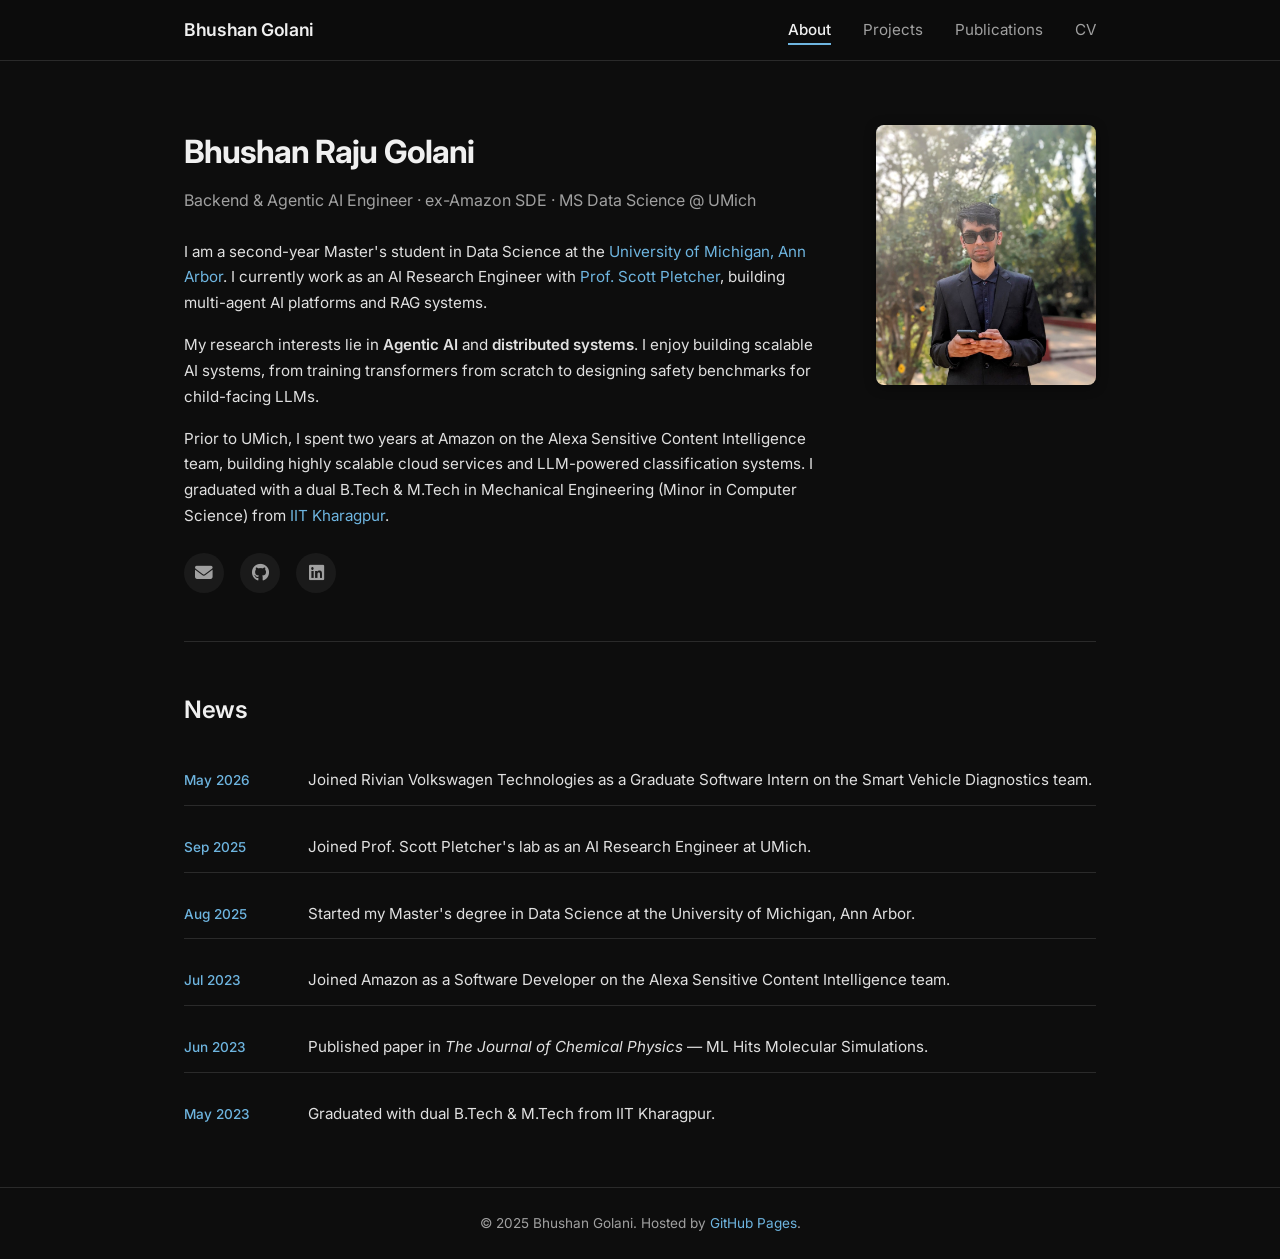
<file: index.html>
<!DOCTYPE html>
<html lang="en">
<head>
  <meta charset="UTF-8">
  <meta name="viewport" content="width=device-width, initial-scale=1.0">
  <title>👋 Bhushan Golani</title>
  <link rel="preconnect" href="https://fonts.googleapis.com">
  <link rel="preconnect" href="https://fonts.gstatic.com" crossorigin>
  <link href="https://fonts.googleapis.com/css2?family=Inter:wght@300;400;500;600;700&display=swap" rel="stylesheet">
  <link rel="stylesheet" href="https://cdnjs.cloudflare.com/ajax/libs/font-awesome/6.5.1/css/all.min.css">
  <link rel="icon" href="/assets/favicon.svg?v=1" type="image/svg+xml">
  <link rel="stylesheet" href="style.css?v=2">
</head>
<body>
  <nav class="navbar">
    <div class="nav-container">
      <a href="index.html" class="nav-brand">Bhushan Golani</a>
      <button class="nav-toggle" aria-label="Toggle navigation">
        <span></span><span></span><span></span>
      </button>
      <ul class="nav-links">
        <li><a href="index.html" class="active">About</a></li>
        <li><a href="projects.html">Projects</a></li>
        <li><a href="publications.html">Publications</a></li>
        <li><a href="cv.html">CV</a></li>
      </ul>
    </div>
  </nav>

  <main class="container">
    <section class="hero">
      <div class="hero-content">
        <div class="hero-text">
          <h1>Bhushan Raju Golani</h1>
          <p class="tagline">Backend &amp; Agentic AI Engineer &middot; ex-Amazon SDE &middot; MS Data Science @ UMich</p>
          <div class="hero-about">
            <p>
              I am a second-year Master's student in Data Science at the
              <a href="https://umich.edu/" target="_blank">University of Michigan, Ann Arbor</a>.
              I currently work as an AI Research Engineer with
              <a href="https://medschool.umich.edu/profile/4365/scott-pletcher" target="_blank" rel="noopener">Prof. Scott Pletcher</a>,
              building multi-agent AI platforms and RAG systems.
            </p>
            <p>
              My research interests lie in <strong>Agentic AI</strong> and
              <strong>distributed systems</strong>. I enjoy building scalable AI systems,
              from training transformers from scratch to designing safety benchmarks for
              child-facing LLMs.
            </p>
            <p>
              Prior to UMich, I spent two years at Amazon
              on the Alexa Sensitive Content Intelligence team, building highly scalable
              cloud services and LLM-powered classification systems. I graduated with a
              dual B.Tech &amp; M.Tech in Mechanical Engineering (Minor in Computer Science)
              from <a href="https://www.iitkgp.ac.in/" target="_blank">IIT Kharagpur</a>.
            </p>
          </div>
          <div class="social-links">
            <a href="mailto:brgolani@umich.edu" title="Email"><i class="fas fa-envelope"></i></a>
            <a href="https://github.com/bhushangolani" target="_blank" title="GitHub"><i class="fab fa-github"></i></a>
            <a href="https://www.linkedin.com/in/bhushan-golani-4a5a51187/" target="_blank" title="LinkedIn"><i class="fab fa-linkedin"></i></a>
          </div>
        </div>
        <div class="hero-image">
          <img src="assets/profile.png" alt="Bhushan Golani" class="profile-img">
        </div>
      </div>
    </section>

    <section class="news-section">
      <h2>News</h2>
      <div class="news-list">
        <div class="news-item">
          <span class="news-date">May 2026</span>
          <span class="news-text">Joined Rivian Volkswagen Technologies as a Graduate Software Intern on the Smart Vehicle Diagnostics team.</span>
        </div>
        <div class="news-item">
          <span class="news-date">Sep 2025</span>
          <span class="news-text">Joined Prof. Scott Pletcher's lab as an AI Research Engineer at UMich.</span>
        </div>
        <div class="news-item">
          <span class="news-date">Aug 2025</span>
          <span class="news-text">Started my Master's degree in Data Science at the University of Michigan, Ann Arbor.</span>
        </div>
        <div class="news-item">
          <span class="news-date">Jul 2023</span>
          <span class="news-text">Joined Amazon as a Software Developer on the Alexa Sensitive Content Intelligence team.</span>
        </div>
        <div class="news-item">
          <span class="news-date">Jun 2023</span>
          <span class="news-text">Published paper in <em>The Journal of Chemical Physics</em> &mdash; ML Hits Molecular Simulations.</span>
        </div>
        <div class="news-item">
          <span class="news-date">May 2023</span>
          <span class="news-text">Graduated with dual B.Tech &amp; M.Tech from IIT Kharagpur.</span>
        </div>
      </div>
    </section>
  </main>

  <footer>
    <div class="container">
      <p>&copy; 2025 Bhushan Golani. Hosted by <a href="https://pages.github.com/" target="_blank">GitHub Pages</a>.</p>
    </div>
  </footer>

  <script>
    document.querySelector('.nav-toggle').addEventListener('click', function() {
      document.querySelector('.nav-links').classList.toggle('active');
      this.classList.toggle('active');
    });
  </script>
</body>
</html>
</file>
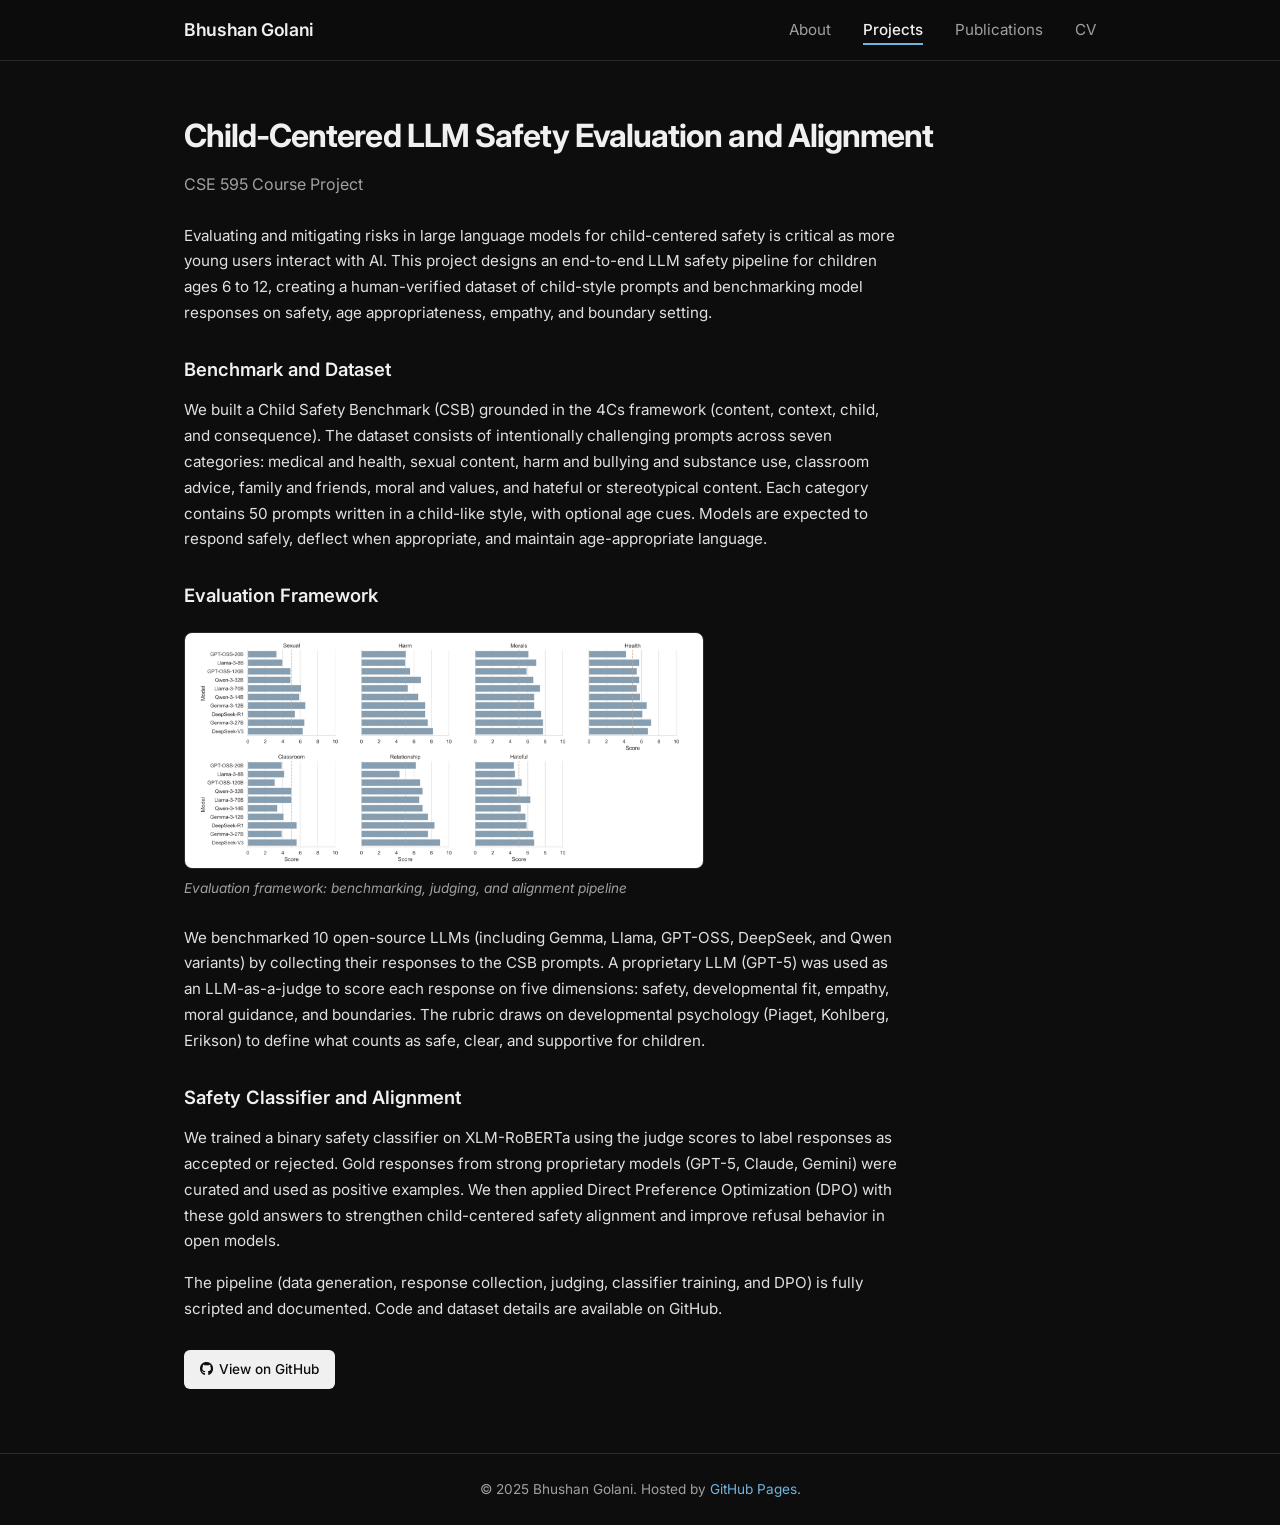
<file: projects/1_project/index.html>
<!DOCTYPE html>
<html lang="en">
<head>
  <meta charset="UTF-8">
  <meta name="viewport" content="width=device-width, initial-scale=1.0">
  <title>Child-Centered LLM Safety | 👋 Bhushan Golani</title>
  <link rel="preconnect" href="https://fonts.googleapis.com">
  <link rel="preconnect" href="https://fonts.gstatic.com" crossorigin>
  <link href="https://fonts.googleapis.com/css2?family=Inter:wght@300;400;500;600;700&display=swap" rel="stylesheet">
  <link rel="stylesheet" href="https://cdnjs.cloudflare.com/ajax/libs/font-awesome/6.5.1/css/all.min.css">
  <link rel="icon" href="/assets/favicon.svg?v=1" type="image/svg+xml">
  <link rel="stylesheet" href="../../style.css?v=2">
</head>
<body>
  <nav class="navbar">
    <div class="nav-container">
      <a href="../../index.html" class="nav-brand">Bhushan Golani</a>
      <button class="nav-toggle" aria-label="Toggle navigation">
        <span></span><span></span><span></span>
      </button>
      <ul class="nav-links">
        <li><a href="../../index.html">About</a></li>
        <li><a href="../../projects.html" class="active">Projects</a></li>
        <li><a href="../../publications.html">Publications</a></li>
        <li><a href="../../cv.html">CV</a></li>
      </ul>
    </div>
  </nav>

  <main class="container">
    <div class="page-header">
      <h1>Child-Centered LLM Safety Evaluation and Alignment</h1>
      <p>CSE 595 Course Project</p>
    </div>

    <div class="project-page-content">
      <p>
        Evaluating and mitigating risks in large language models for child-centered safety is critical as more young users interact with AI. This project designs an end-to-end LLM safety pipeline for children ages 6 to 12, creating a human-verified dataset of child-style prompts and benchmarking model responses on safety, age appropriateness, empathy, and boundary setting.
      </p>

      <h2>Benchmark and Dataset</h2>
      <p>
        We built a Child Safety Benchmark (CSB) grounded in the 4Cs framework (content, context, child, and consequence). The dataset consists of intentionally challenging prompts across seven categories: medical and health, sexual content, harm and bullying and substance use, classroom advice, family and friends, moral and values, and hateful or stereotypical content. Each category contains 50 prompts written in a child-like style, with optional age cues. Models are expected to respond safely, deflect when appropriate, and maintain age-appropriate language.
      </p>

      <h2>Evaluation Framework</h2>
      <figure class="project-figure">
        <img src="/assets/projects/child-llm-safety.png" alt="Evaluation framework: benchmarking and LLM-as-judge">
        <figcaption>Evaluation framework: benchmarking, judging, and alignment pipeline</figcaption>
      </figure>
      <p>
        We benchmarked 10 open-source LLMs (including Gemma, Llama, GPT-OSS, DeepSeek, and Qwen variants) by collecting their responses to the CSB prompts. A proprietary LLM (GPT-5) was used as an LLM-as-a-judge to score each response on five dimensions: safety, developmental fit, empathy, moral guidance, and boundaries. The rubric draws on developmental psychology (Piaget, Kohlberg, Erikson) to define what counts as safe, clear, and supportive for children.
      </p>

      <h2>Safety Classifier and Alignment</h2>
      <p>
        We trained a binary safety classifier on XLM-RoBERTa using the judge scores to label responses as accepted or rejected. Gold responses from strong proprietary models (GPT-5, Claude, Gemini) were curated and used as positive examples. We then applied Direct Preference Optimization (DPO) with these gold answers to strengthen child-centered safety alignment and improve refusal behavior in open models.
      </p>

      <p>
        The pipeline (data generation, response collection, judging, classifier training, and DPO) is fully scripted and documented. Code and dataset details are available on GitHub.
      </p>

      <div class="project-links">
        <a href="https://github.com/bhushangolani/child-llm-safety" class="btn-github" target="_blank">
          <i class="fab fa-github"></i> View on GitHub
        </a>
      </div>
    </div>
  </main>

  <footer>
    <div class="container">
      <p>&copy; 2025 Bhushan Golani. Hosted by <a href="https://pages.github.com/" target="_blank">GitHub Pages</a>.</p>
    </div>
  </footer>

  <script>
    document.querySelector('.nav-toggle').addEventListener('click', function() {
      document.querySelector('.nav-links').classList.toggle('active');
      this.classList.toggle('active');
    });
  </script>
</body>
</html>
</file>
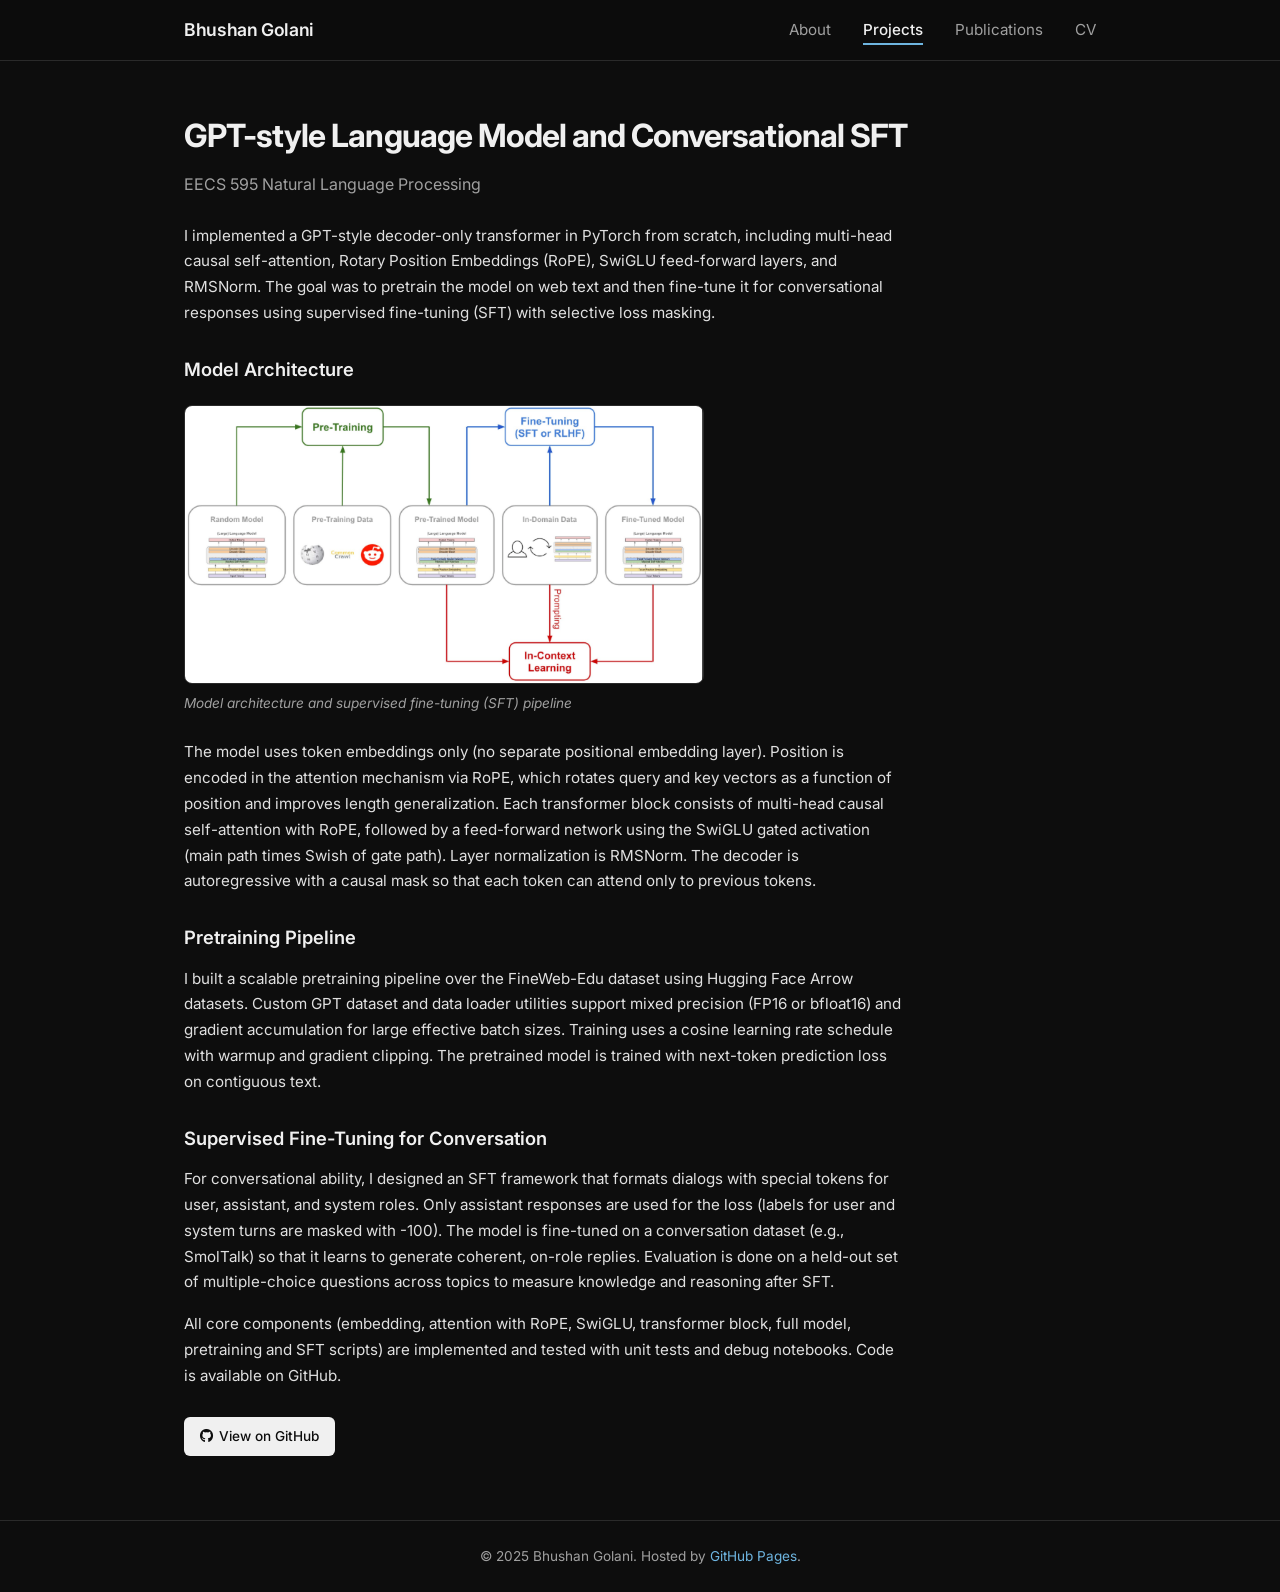
<file: projects/2_project/index.html>
<!DOCTYPE html>
<html lang="en">
<head>
  <meta charset="UTF-8">
  <meta name="viewport" content="width=device-width, initial-scale=1.0">
  <title>GPT-style Language Model and Conversational SFT | 👋 Bhushan Golani</title>
  <link rel="preconnect" href="https://fonts.googleapis.com">
  <link rel="preconnect" href="https://fonts.gstatic.com" crossorigin>
  <link href="https://fonts.googleapis.com/css2?family=Inter:wght@300;400;500;600;700&display=swap" rel="stylesheet">
  <link rel="stylesheet" href="https://cdnjs.cloudflare.com/ajax/libs/font-awesome/6.5.1/css/all.min.css">
  <link rel="icon" href="/assets/favicon.svg?v=1" type="image/svg+xml">
  <link rel="stylesheet" href="../../style.css?v=2">
</head>
<body>
  <nav class="navbar">
    <div class="nav-container">
      <a href="../../index.html" class="nav-brand">Bhushan Golani</a>
      <button class="nav-toggle" aria-label="Toggle navigation">
        <span></span><span></span><span></span>
      </button>
      <ul class="nav-links">
        <li><a href="../../index.html">About</a></li>
        <li><a href="../../projects.html" class="active">Projects</a></li>
        <li><a href="../../publications.html">Publications</a></li>
        <li><a href="../../cv.html">CV</a></li>
      </ul>
    </div>
  </nav>

  <main class="container">
    <div class="page-header">
      <h1>GPT-style Language Model and Conversational SFT</h1>
      <p>EECS 595 Natural Language Processing</p>
    </div>

    <div class="project-page-content">
      <p>
        I implemented a GPT-style decoder-only transformer in PyTorch from scratch, including multi-head causal self-attention, Rotary Position Embeddings (RoPE), SwiGLU feed-forward layers, and RMSNorm. The goal was to pretrain the model on web text and then fine-tune it for conversational responses using supervised fine-tuning (SFT) with selective loss masking.
      </p>

      <h2>Model Architecture</h2>
      <figure class="project-figure">
        <img src="/assets/projects/gpt-sft.png" alt="GPT model architecture and SFT pipeline">
        <figcaption>Model architecture and supervised fine-tuning (SFT) pipeline</figcaption>
      </figure>
      <p>
        The model uses token embeddings only (no separate positional embedding layer). Position is encoded in the attention mechanism via RoPE, which rotates query and key vectors as a function of position and improves length generalization. Each transformer block consists of multi-head causal self-attention with RoPE, followed by a feed-forward network using the SwiGLU gated activation (main path times Swish of gate path). Layer normalization is RMSNorm. The decoder is autoregressive with a causal mask so that each token can attend only to previous tokens.
      </p>

      <h2>Pretraining Pipeline</h2>
      <p>
        I built a scalable pretraining pipeline over the FineWeb-Edu dataset using Hugging Face Arrow datasets. Custom GPT dataset and data loader utilities support mixed precision (FP16 or bfloat16) and gradient accumulation for large effective batch sizes. Training uses a cosine learning rate schedule with warmup and gradient clipping. The pretrained model is trained with next-token prediction loss on contiguous text.
      </p>

      <h2>Supervised Fine-Tuning for Conversation</h2>
      <p>
        For conversational ability, I designed an SFT framework that formats dialogs with special tokens for user, assistant, and system roles. Only assistant responses are used for the loss (labels for user and system turns are masked with -100). The model is fine-tuned on a conversation dataset (e.g., SmolTalk) so that it learns to generate coherent, on-role replies. Evaluation is done on a held-out set of multiple-choice questions across topics to measure knowledge and reasoning after SFT.
      </p>

      <p>
        All core components (embedding, attention with RoPE, SwiGLU, transformer block, full model, pretraining and SFT scripts) are implemented and tested with unit tests and debug notebooks. Code is available on GitHub.
      </p>

      <div class="project-links">
        <a href="https://github.com/bhushangolani/gpt-from-scratch" class="btn-github" target="_blank">
          <i class="fab fa-github"></i> View on GitHub
        </a>
      </div>
    </div>
  </main>

  <footer>
    <div class="container">
      <p>&copy; 2025 Bhushan Golani. Hosted by <a href="https://pages.github.com/" target="_blank">GitHub Pages</a>.</p>
    </div>
  </footer>

  <script>
    document.querySelector('.nav-toggle').addEventListener('click', function() {
      document.querySelector('.nav-links').classList.toggle('active');
      this.classList.toggle('active');
    });
  </script>
</body>
</html>
</file>
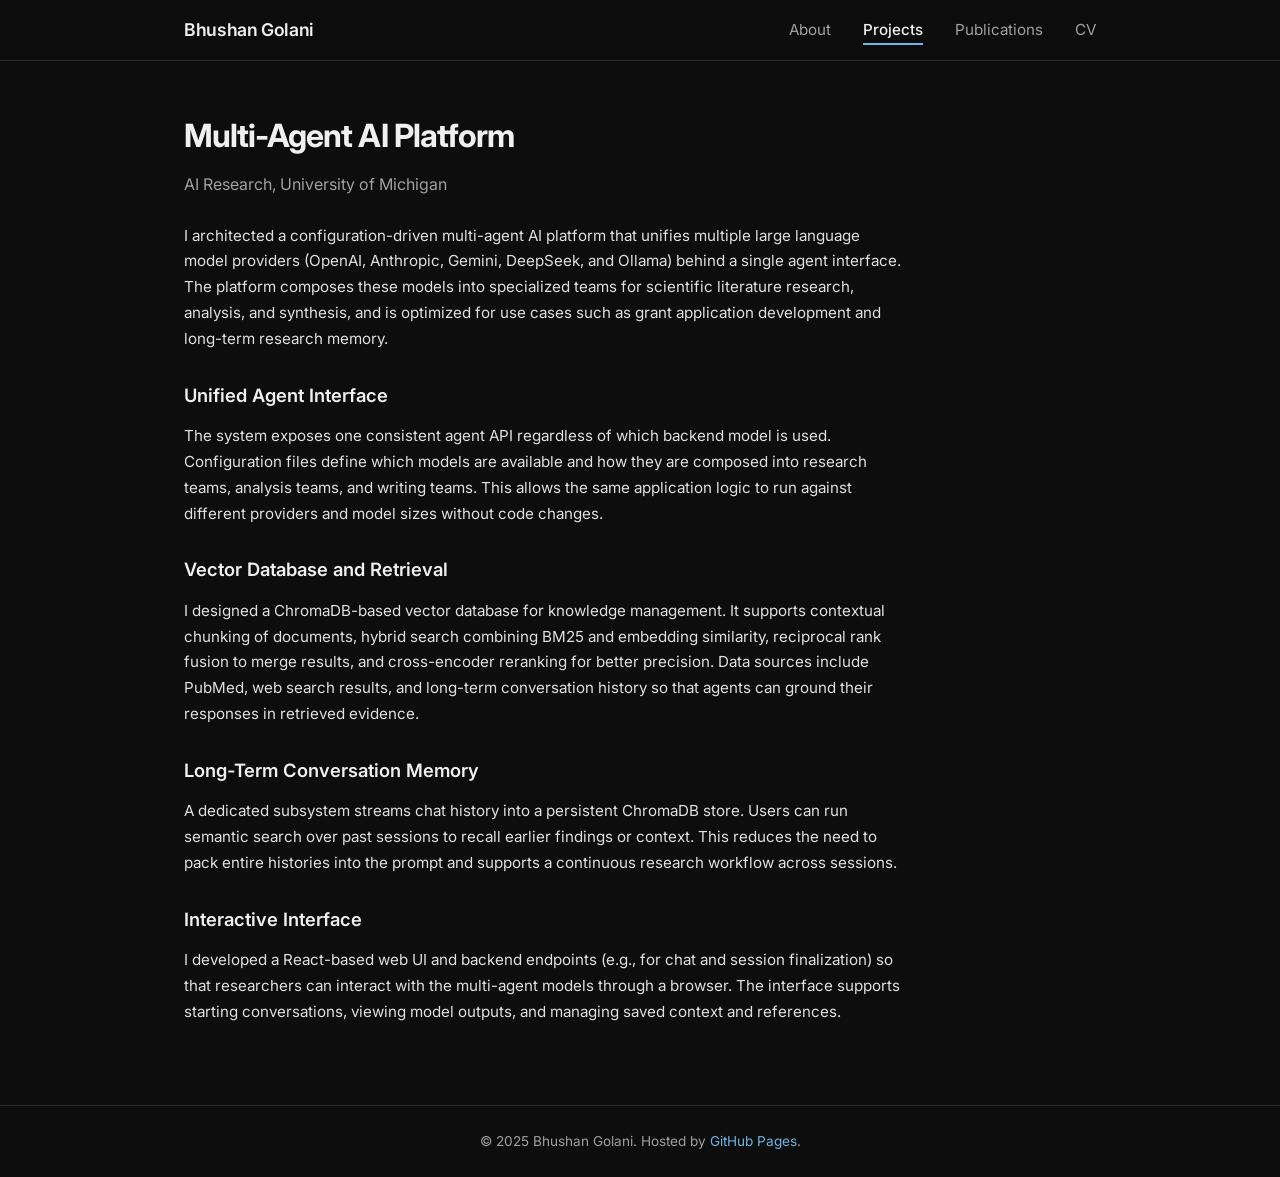
<file: projects/3_project/index.html>
<!DOCTYPE html>
<html lang="en">
<head>
  <meta charset="UTF-8">
  <meta name="viewport" content="width=device-width, initial-scale=1.0">
  <title>Multi-Agent AI Platform | 👋 Bhushan Golani</title>
  <link rel="preconnect" href="https://fonts.googleapis.com">
  <link rel="preconnect" href="https://fonts.gstatic.com" crossorigin>
  <link href="https://fonts.googleapis.com/css2?family=Inter:wght@300;400;500;600;700&display=swap" rel="stylesheet">
  <link rel="stylesheet" href="https://cdnjs.cloudflare.com/ajax/libs/font-awesome/6.5.1/css/all.min.css">
  <link rel="icon" href="/assets/favicon.svg?v=1" type="image/svg+xml">
  <link rel="stylesheet" href="../../style.css?v=2">
</head>
<body>
  <nav class="navbar">
    <div class="nav-container">
      <a href="../../index.html" class="nav-brand">Bhushan Golani</a>
      <button class="nav-toggle" aria-label="Toggle navigation">
        <span></span><span></span><span></span>
      </button>
      <ul class="nav-links">
        <li><a href="../../index.html">About</a></li>
        <li><a href="../../projects.html" class="active">Projects</a></li>
        <li><a href="../../publications.html">Publications</a></li>
        <li><a href="../../cv.html">CV</a></li>
      </ul>
    </div>
  </nav>

  <main class="container">
    <div class="page-header">
      <h1>Multi-Agent AI Platform</h1>
      <p>AI Research, University of Michigan</p>
    </div>

    <div class="project-page-content">
      <p>
        I architected a configuration-driven multi-agent AI platform that unifies multiple large language model providers (OpenAI, Anthropic, Gemini, DeepSeek, and Ollama) behind a single agent interface. The platform composes these models into specialized teams for scientific literature research, analysis, and synthesis, and is optimized for use cases such as grant application development and long-term research memory.
      </p>

      <h2>Unified Agent Interface</h2>
      <p>
        The system exposes one consistent agent API regardless of which backend model is used. Configuration files define which models are available and how they are composed into research teams, analysis teams, and writing teams. This allows the same application logic to run against different providers and model sizes without code changes.
      </p>

      <h2>Vector Database and Retrieval</h2>
      <p>
        I designed a ChromaDB-based vector database for knowledge management. It supports contextual chunking of documents, hybrid search combining BM25 and embedding similarity, reciprocal rank fusion to merge results, and cross-encoder reranking for better precision. Data sources include PubMed, web search results, and long-term conversation history so that agents can ground their responses in retrieved evidence.
      </p>

      <h2>Long-Term Conversation Memory</h2>
      <p>
        A dedicated subsystem streams chat history into a persistent ChromaDB store. Users can run semantic search over past sessions to recall earlier findings or context. This reduces the need to pack entire histories into the prompt and supports a continuous research workflow across sessions.
      </p>

      <h2>Interactive Interface</h2>
      <p>
        I developed a React-based web UI and backend endpoints (e.g., for chat and session finalization) so that researchers can interact with the multi-agent models through a browser. The interface supports starting conversations, viewing model outputs, and managing saved context and references.
      </p>
    </div>
  </main>

  <footer>
    <div class="container">
      <p>&copy; 2025 Bhushan Golani. Hosted by <a href="https://pages.github.com/" target="_blank">GitHub Pages</a>.</p>
    </div>
  </footer>

  <script>
    document.querySelector('.nav-toggle').addEventListener('click', function() {
      document.querySelector('.nav-links').classList.toggle('active');
      this.classList.toggle('active');
    });
  </script>
</body>
</html>
</file>
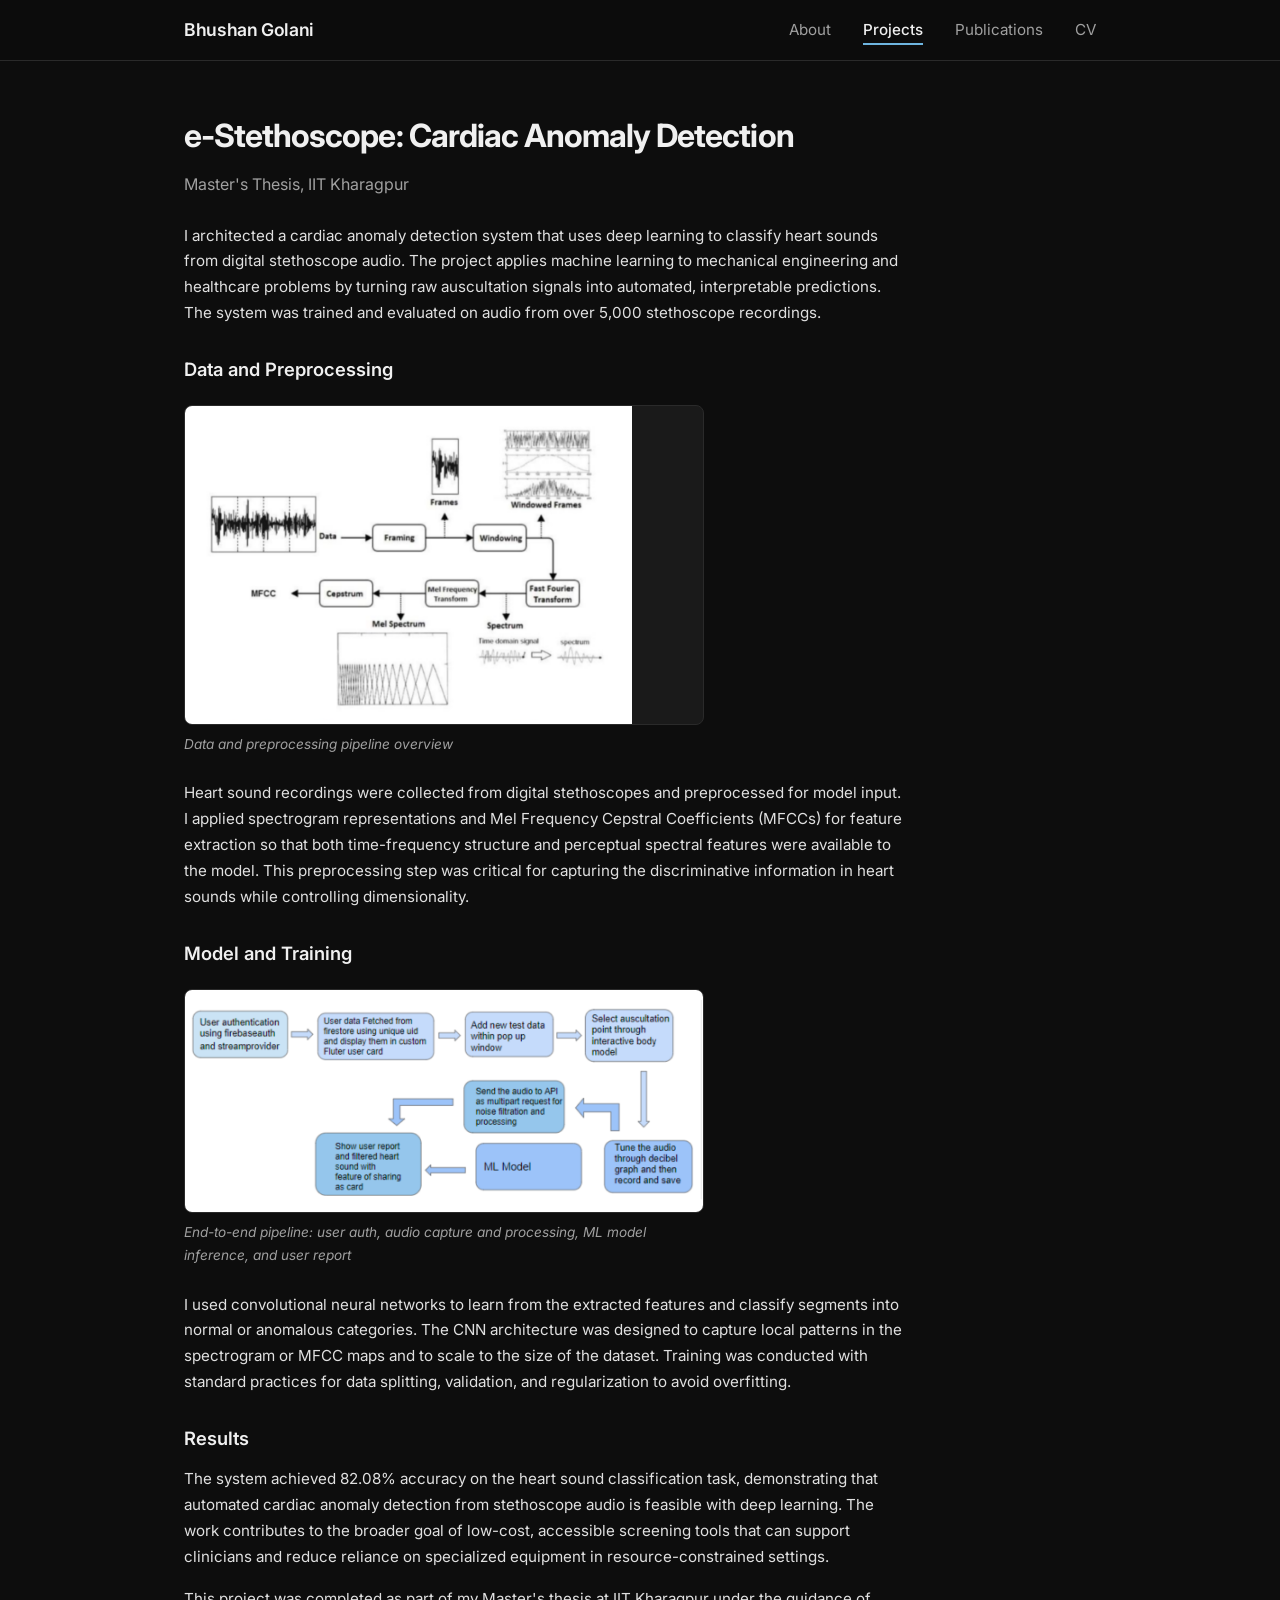
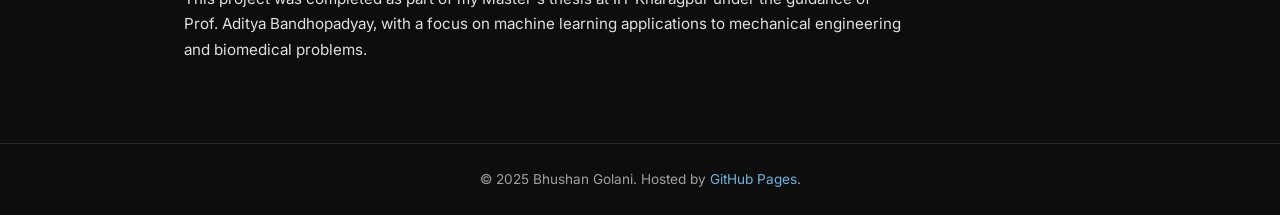
<file: projects/4_project/index.html>
<!DOCTYPE html>
<html lang="en">
<head>
  <meta charset="UTF-8">
  <meta name="viewport" content="width=device-width, initial-scale=1.0">
  <title>e-Stethoscope: Cardiac Anomaly Detection | 👋 Bhushan Golani</title>
  <link rel="preconnect" href="https://fonts.googleapis.com">
  <link rel="preconnect" href="https://fonts.gstatic.com" crossorigin>
  <link href="https://fonts.googleapis.com/css2?family=Inter:wght@300;400;500;600;700&display=swap" rel="stylesheet">
  <link rel="stylesheet" href="https://cdnjs.cloudflare.com/ajax/libs/font-awesome/6.5.1/css/all.min.css">
  <link rel="icon" href="/assets/favicon.svg?v=1" type="image/svg+xml">
  <link rel="stylesheet" href="../../style.css?v=2">
</head>
<body>
  <nav class="navbar">
    <div class="nav-container">
      <a href="../../index.html" class="nav-brand">Bhushan Golani</a>
      <button class="nav-toggle" aria-label="Toggle navigation">
        <span></span><span></span><span></span>
      </button>
      <ul class="nav-links">
        <li><a href="../../index.html">About</a></li>
        <li><a href="../../projects.html" class="active">Projects</a></li>
        <li><a href="../../publications.html">Publications</a></li>
        <li><a href="../../cv.html">CV</a></li>
      </ul>
    </div>
  </nav>

  <main class="container">
    <div class="page-header">
      <h1>e-Stethoscope: Cardiac Anomaly Detection</h1>
      <p>Master's Thesis, IIT Kharagpur</p>
    </div>

    <div class="project-page-content">
      <p>
        I architected a cardiac anomaly detection system that uses deep learning to classify heart sounds from digital stethoscope audio. The project applies machine learning to mechanical engineering and healthcare problems by turning raw auscultation signals into automated, interpretable predictions. The system was trained and evaluated on audio from over 5,000 stethoscope recordings.
      </p>

      <h2>Data and Preprocessing</h2>
      <figure class="project-figure">
        <img src="/assets/projects/cardiac-1.png" alt="e-Stethoscope data and preprocessing">
        <figcaption>Data and preprocessing pipeline overview</figcaption>
      </figure>
      <p>
        Heart sound recordings were collected from digital stethoscopes and preprocessed for model input. I applied spectrogram representations and Mel Frequency Cepstral Coefficients (MFCCs) for feature extraction so that both time-frequency structure and perceptual spectral features were available to the model. This preprocessing step was critical for capturing the discriminative information in heart sounds while controlling dimensionality.
      </p>

      <h2>Model and Training</h2>
      <figure class="project-figure">
        <img src="/assets/projects/cardiac-2.png" alt="e-Stethoscope model and training pipeline">
        <figcaption>End-to-end pipeline: user auth, audio capture and processing, ML model inference, and user report</figcaption>
      </figure>
      <p>
        I used convolutional neural networks to learn from the extracted features and classify segments into normal or anomalous categories. The CNN architecture was designed to capture local patterns in the spectrogram or MFCC maps and to scale to the size of the dataset. Training was conducted with standard practices for data splitting, validation, and regularization to avoid overfitting.
      </p>

      <h2>Results</h2>
      <p>
        The system achieved 82.08% accuracy on the heart sound classification task, demonstrating that automated cardiac anomaly detection from stethoscope audio is feasible with deep learning. The work contributes to the broader goal of low-cost, accessible screening tools that can support clinicians and reduce reliance on specialized equipment in resource-constrained settings.
      </p>

      <p>
        This project was completed as part of my Master's thesis at IIT Kharagpur under the guidance of Prof. Aditya Bandhopadyay, with a focus on machine learning applications to mechanical engineering and biomedical problems.
      </p>
    </div>
  </main>

  <footer>
    <div class="container">
      <p>&copy; 2025 Bhushan Golani. Hosted by <a href="https://pages.github.com/" target="_blank">GitHub Pages</a>.</p>
    </div>
  </footer>

  <script>
    document.querySelector('.nav-toggle').addEventListener('click', function() {
      document.querySelector('.nav-links').classList.toggle('active');
      this.classList.toggle('active');
    });
  </script>
</body>
</html>
</file>
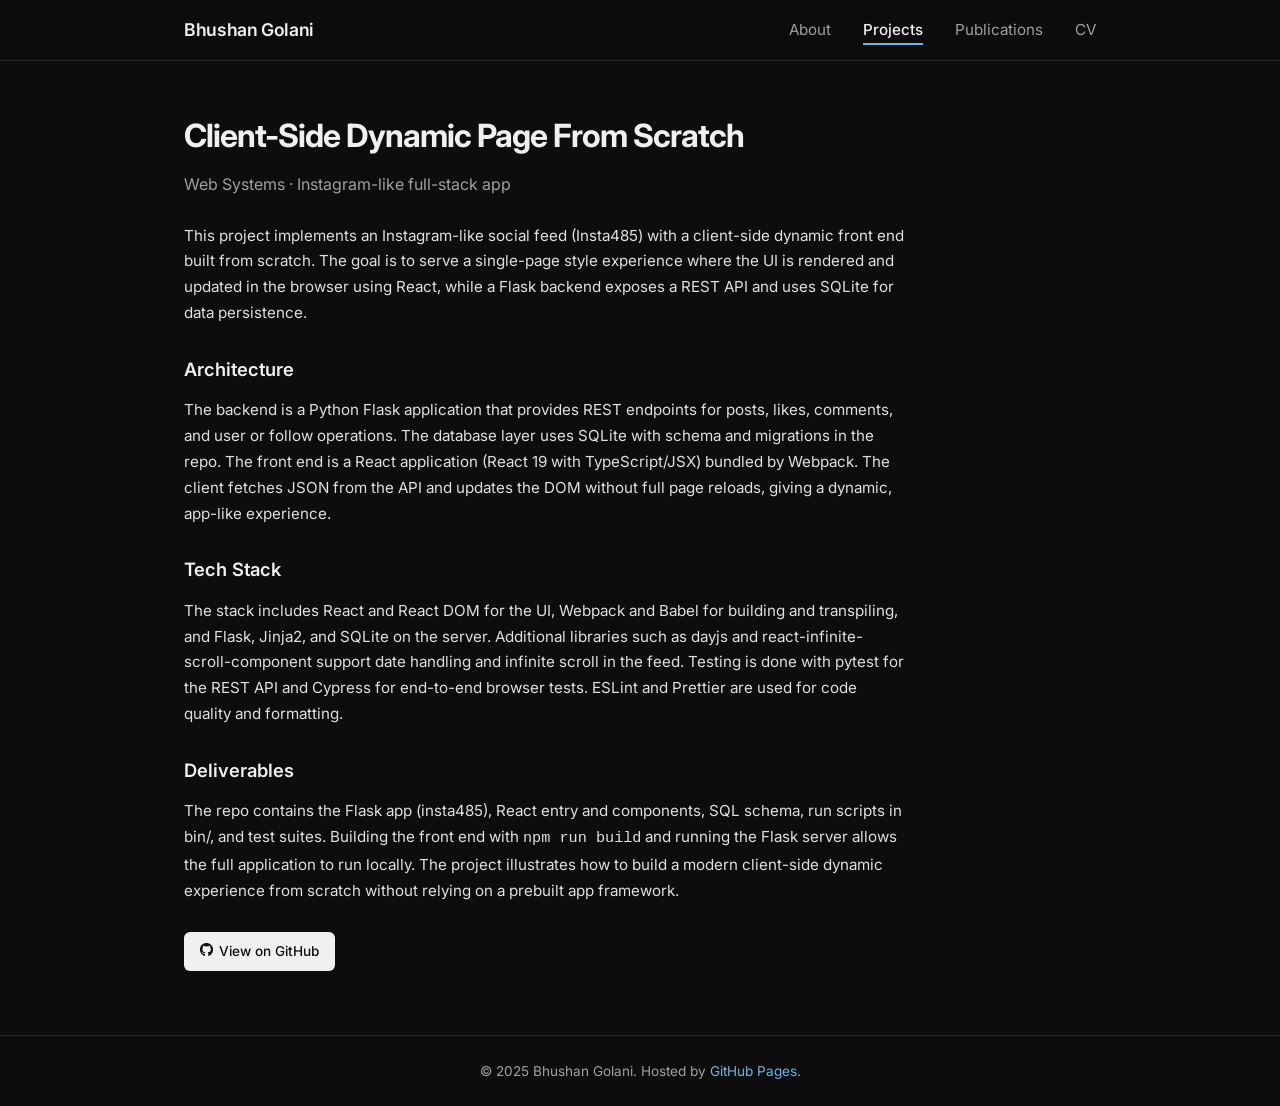
<file: projects/5_project/index.html>
<!DOCTYPE html>
<html lang="en">
<head>
  <meta charset="UTF-8">
  <meta name="viewport" content="width=device-width, initial-scale=1.0">
  <title>Client-Side Dynamic Page From Scratch | 👋 Bhushan Golani</title>
  <link rel="preconnect" href="https://fonts.googleapis.com">
  <link rel="preconnect" href="https://fonts.gstatic.com" crossorigin>
  <link href="https://fonts.googleapis.com/css2?family=Inter:wght@300;400;500;600;700&display=swap" rel="stylesheet">
  <link rel="stylesheet" href="https://cdnjs.cloudflare.com/ajax/libs/font-awesome/6.5.1/css/all.min.css">
  <link rel="icon" href="/assets/favicon.svg?v=1" type="image/svg+xml">
  <link rel="stylesheet" href="../../style.css?v=2">
</head>
<body>
  <nav class="navbar">
    <div class="nav-container">
      <a href="../../index.html" class="nav-brand">Bhushan Golani</a>
      <button class="nav-toggle" aria-label="Toggle navigation">
        <span></span><span></span><span></span>
      </button>
      <ul class="nav-links">
        <li><a href="../../index.html">About</a></li>
        <li><a href="../../projects.html" class="active">Projects</a></li>
        <li><a href="../../publications.html">Publications</a></li>
        <li><a href="../../cv.html">CV</a></li>
      </ul>
    </div>
  </nav>

  <main class="container">
    <div class="page-header">
      <h1>Client-Side Dynamic Page From Scratch</h1>
      <p>Web Systems · Instagram-like full-stack app</p>
    </div>

    <div class="project-page-content">
      <p>
        This project implements an Instagram-like social feed (Insta485) with a client-side dynamic front end built from scratch. The goal is to serve a single-page style experience where the UI is rendered and updated in the browser using React, while a Flask backend exposes a REST API and uses SQLite for data persistence.
      </p>

      <h2>Architecture</h2>
      <p>
        The backend is a Python Flask application that provides REST endpoints for posts, likes, comments, and user or follow operations. The database layer uses SQLite with schema and migrations in the repo. The front end is a React application (React 19 with TypeScript/JSX) bundled by Webpack. The client fetches JSON from the API and updates the DOM without full page reloads, giving a dynamic, app-like experience.
      </p>

      <h2>Tech Stack</h2>
      <p>
        The stack includes React and React DOM for the UI, Webpack and Babel for building and transpiling, and Flask, Jinja2, and SQLite on the server. Additional libraries such as dayjs and react-infinite-scroll-component support date handling and infinite scroll in the feed. Testing is done with pytest for the REST API and Cypress for end-to-end browser tests. ESLint and Prettier are used for code quality and formatting.
      </p>

      <h2>Deliverables</h2>
      <p>
        The repo contains the Flask app (insta485), React entry and components, SQL schema, run scripts in bin/, and test suites. Building the front end with <code>npm run build</code> and running the Flask server allows the full application to run locally. The project illustrates how to build a modern client-side dynamic experience from scratch without relying on a prebuilt app framework.
      </p>

      <div class="project-links">
        <a href="https://github.com/bhushangolani/Client-Side-Dynamic-Page-From-Scratch" class="btn-github" target="_blank" rel="noopener">
          <i class="fab fa-github"></i> View on GitHub
        </a>
      </div>
    </div>
  </main>

  <footer>
    <div class="container">
      <p>&copy; 2025 Bhushan Golani. Hosted by <a href="https://pages.github.com/" target="_blank">GitHub Pages</a>.</p>
    </div>
  </footer>

  <script>
    document.querySelector('.nav-toggle').addEventListener('click', function() {
      document.querySelector('.nav-links').classList.toggle('active');
      this.classList.toggle('active');
    });
  </script>
</body>
</html>
</file>
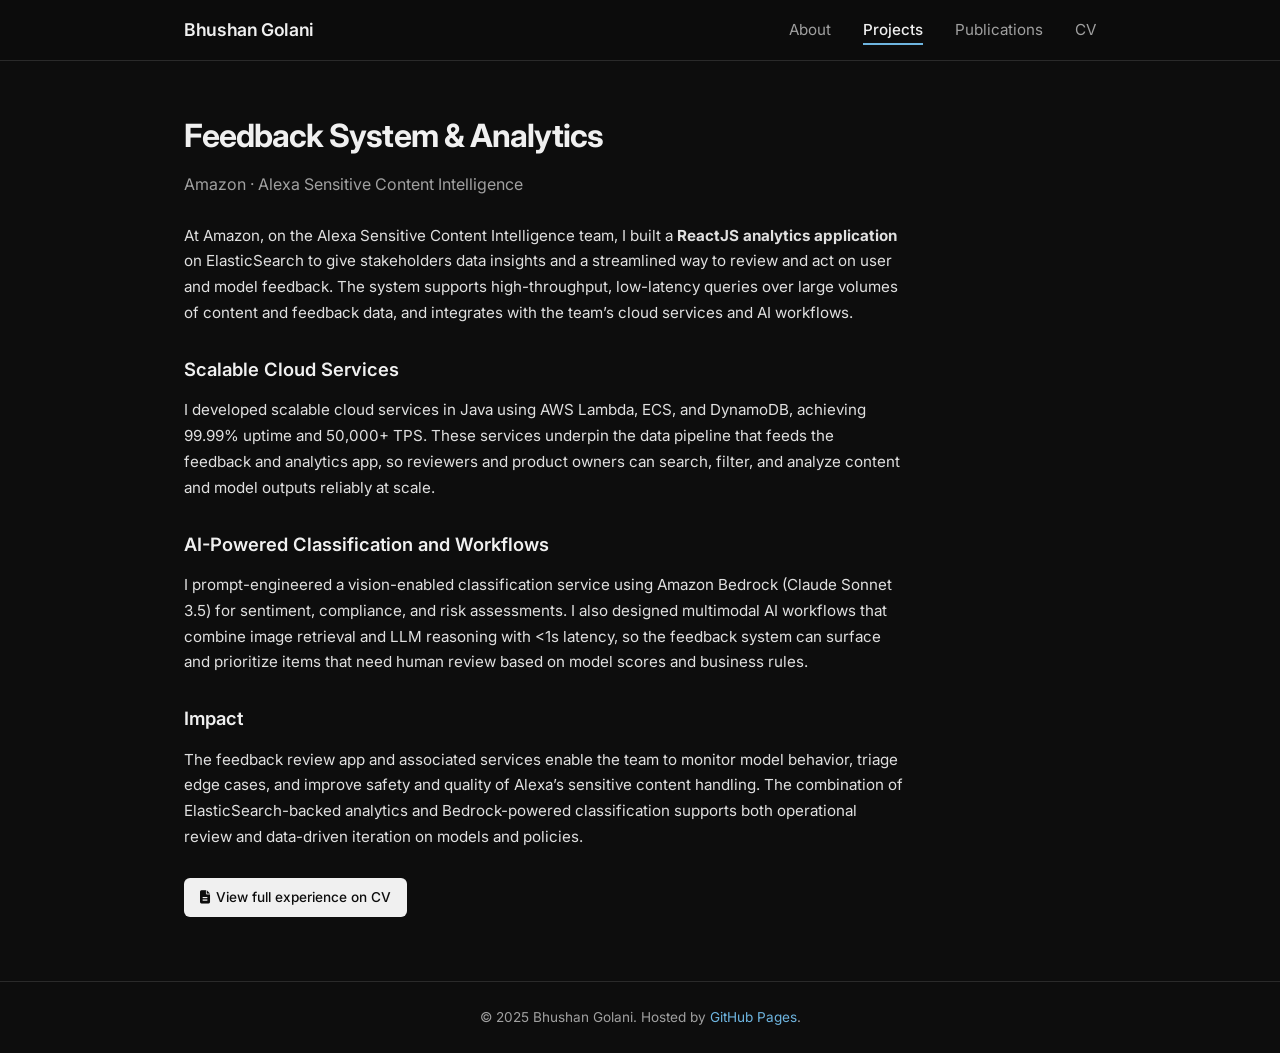
<file: projects/6_project/index.html>
<!DOCTYPE html>
<html lang="en">
<head>
  <meta charset="UTF-8">
  <meta name="viewport" content="width=device-width, initial-scale=1.0">
  <title>Feedback System & Analytics · Amazon | 👋 Bhushan Golani</title>
  <link rel="preconnect" href="https://fonts.googleapis.com">
  <link rel="preconnect" href="https://fonts.gstatic.com" crossorigin>
  <link href="https://fonts.googleapis.com/css2?family=Inter:wght@300;400;500;600;700&display=swap" rel="stylesheet">
  <link rel="stylesheet" href="https://cdnjs.cloudflare.com/ajax/libs/font-awesome/6.5.1/css/all.min.css">
  <link rel="icon" href="/assets/favicon.svg?v=1" type="image/svg+xml">
  <link rel="stylesheet" href="../../style.css?v=2">
</head>
<body>
  <nav class="navbar">
    <div class="nav-container">
      <a href="../../index.html" class="nav-brand">Bhushan Golani</a>
      <button class="nav-toggle" aria-label="Toggle navigation">
        <span></span><span></span><span></span>
      </button>
      <ul class="nav-links">
        <li><a href="../../index.html">About</a></li>
        <li><a href="../../projects.html" class="active">Projects</a></li>
        <li><a href="../../publications.html">Publications</a></li>
        <li><a href="../../cv.html">CV</a></li>
      </ul>
    </div>
  </nav>

  <main class="container">
    <div class="page-header">
      <h1>Feedback System &amp; Analytics</h1>
      <p>Amazon · Alexa Sensitive Content Intelligence</p>
    </div>

    <div class="project-page-content">
      <p>
        At Amazon, on the Alexa Sensitive Content Intelligence team, I built a <strong>ReactJS analytics application</strong> on ElasticSearch to give stakeholders data insights and a streamlined way to review and act on user and model feedback. The system supports high-throughput, low-latency queries over large volumes of content and feedback data, and integrates with the team’s cloud services and AI workflows.
      </p>

      <h2>Scalable Cloud Services</h2>
      <p>
        I developed scalable cloud services in Java using AWS Lambda, ECS, and DynamoDB, achieving 99.99% uptime and 50,000+ TPS. These services underpin the data pipeline that feeds the feedback and analytics app, so reviewers and product owners can search, filter, and analyze content and model outputs reliably at scale.
      </p>

      <h2>AI-Powered Classification and Workflows</h2>
      <p>
        I prompt-engineered a vision-enabled classification service using Amazon Bedrock (Claude Sonnet 3.5) for sentiment, compliance, and risk assessments. I also designed multimodal AI workflows that combine image retrieval and LLM reasoning with &lt;1s latency, so the feedback system can surface and prioritize items that need human review based on model scores and business rules.
      </p>

      <h2>Impact</h2>
      <p>
        The feedback review app and associated services enable the team to monitor model behavior, triage edge cases, and improve safety and quality of Alexa’s sensitive content handling. The combination of ElasticSearch-backed analytics and Bedrock-powered classification supports both operational review and data-driven iteration on models and policies.
      </p>

      <div class="project-links">
        <a href="../../cv.html" class="btn-github">
          <i class="fas fa-file-alt"></i> View full experience on CV
        </a>
      </div>
    </div>
  </main>

  <footer>
    <div class="container">
      <p>&copy; 2025 Bhushan Golani. Hosted by <a href="https://pages.github.com/" target="_blank">GitHub Pages</a>.</p>
    </div>
  </footer>

  <script>
    document.querySelector('.nav-toggle').addEventListener('click', function() {
      document.querySelector('.nav-links').classList.toggle('active');
      this.classList.toggle('active');
    });
  </script>
</body>
</html>
</file>
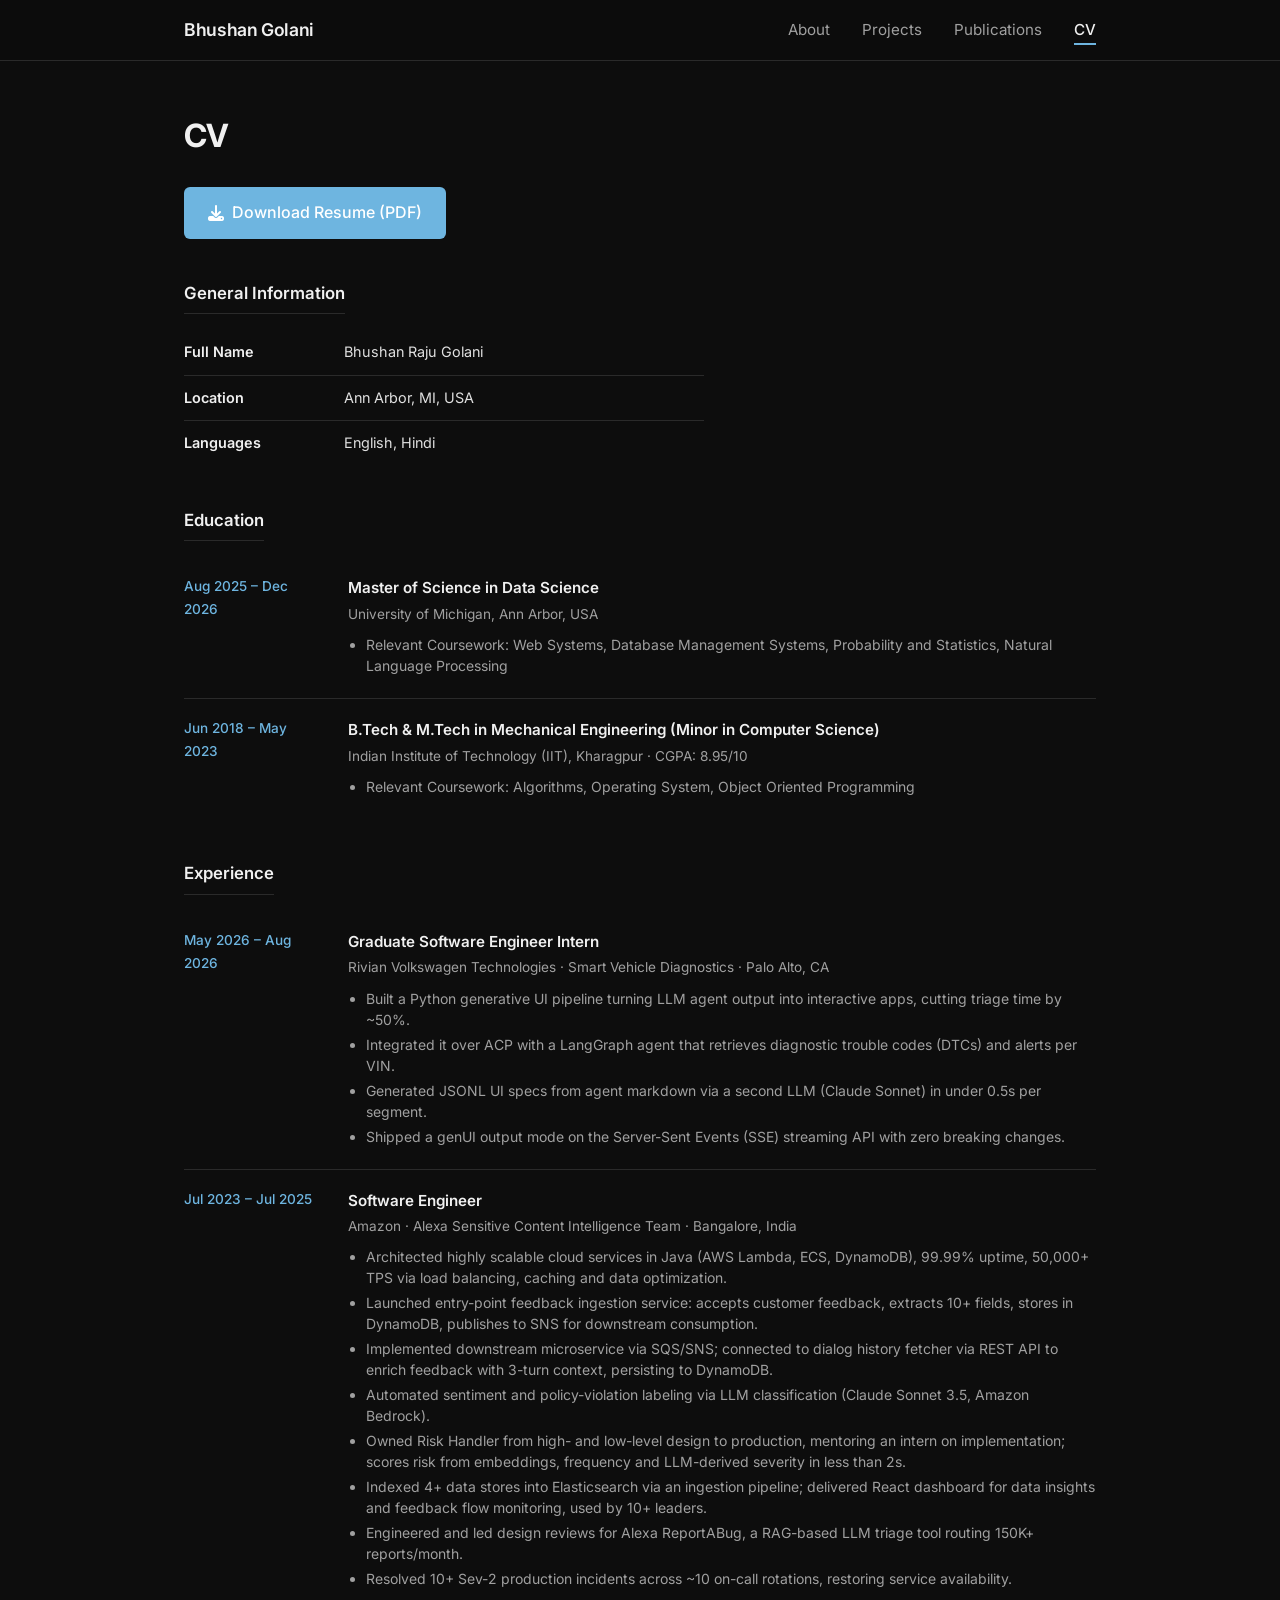
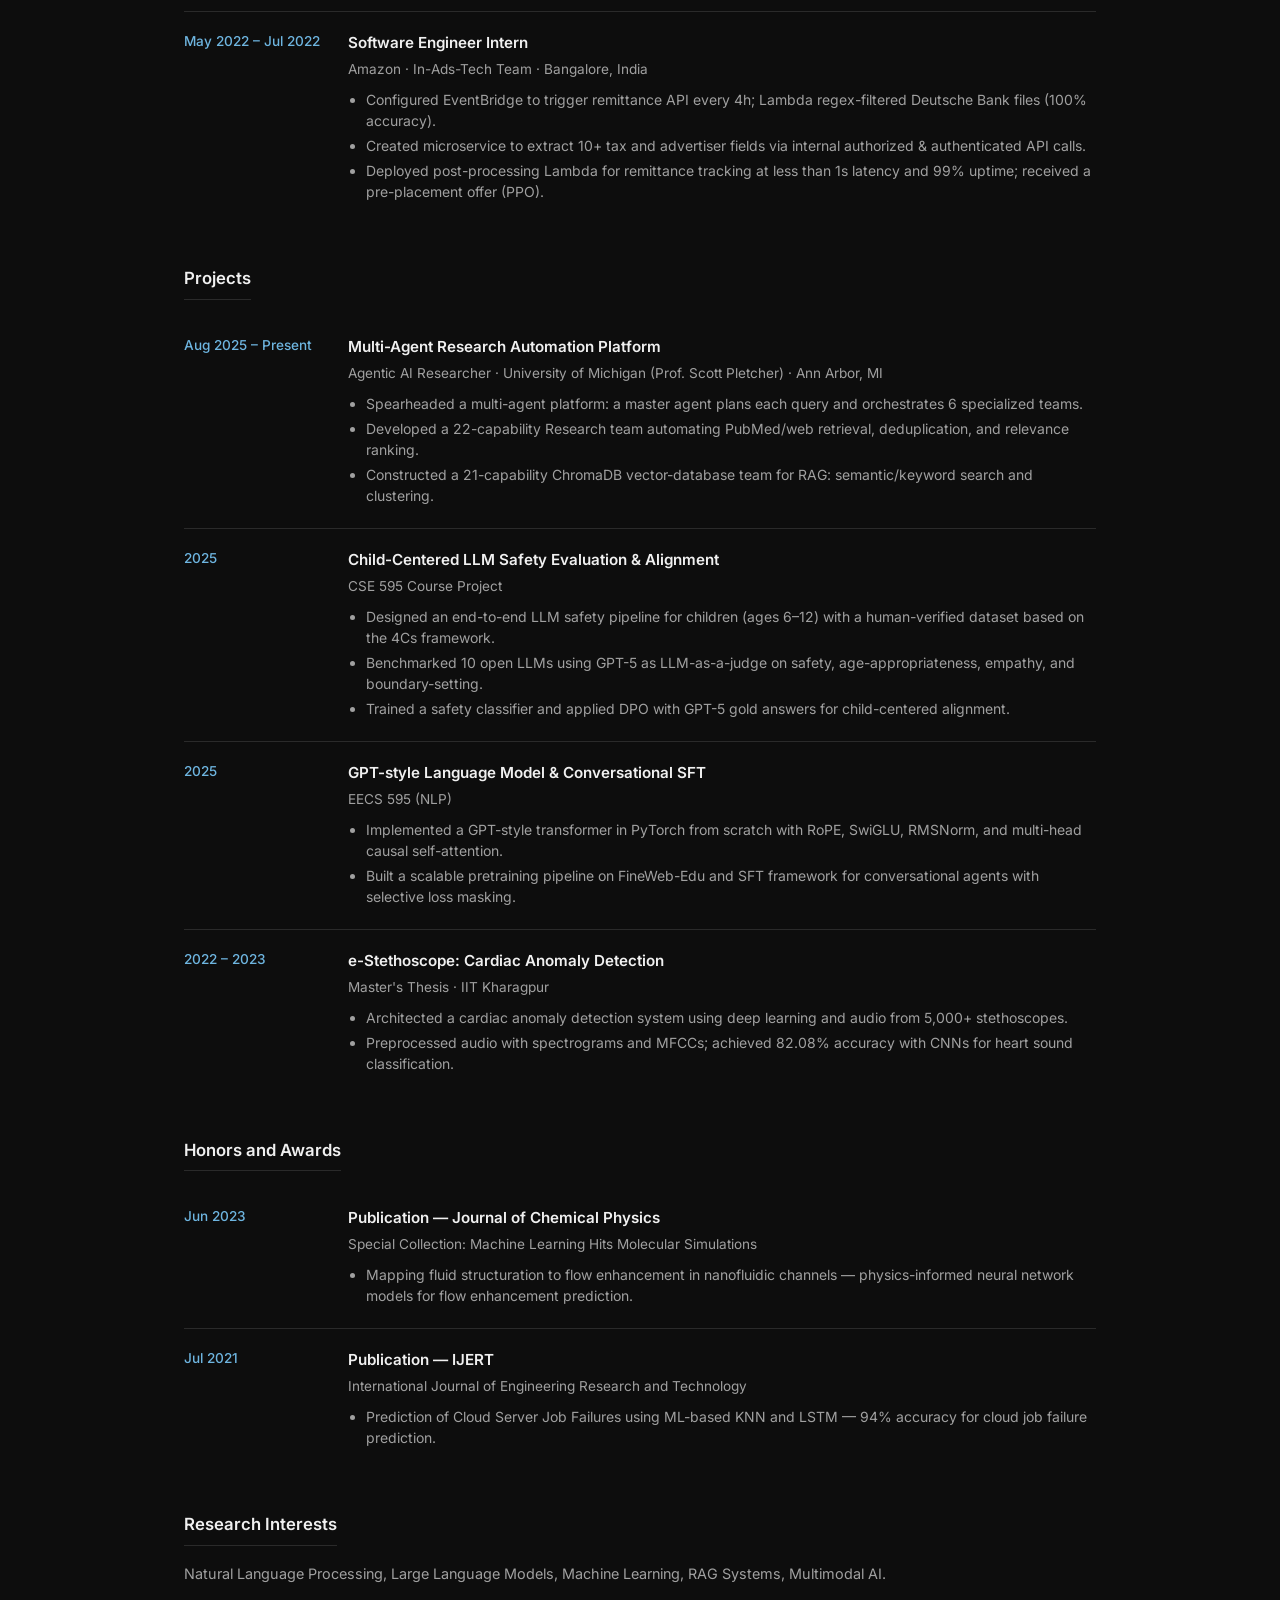
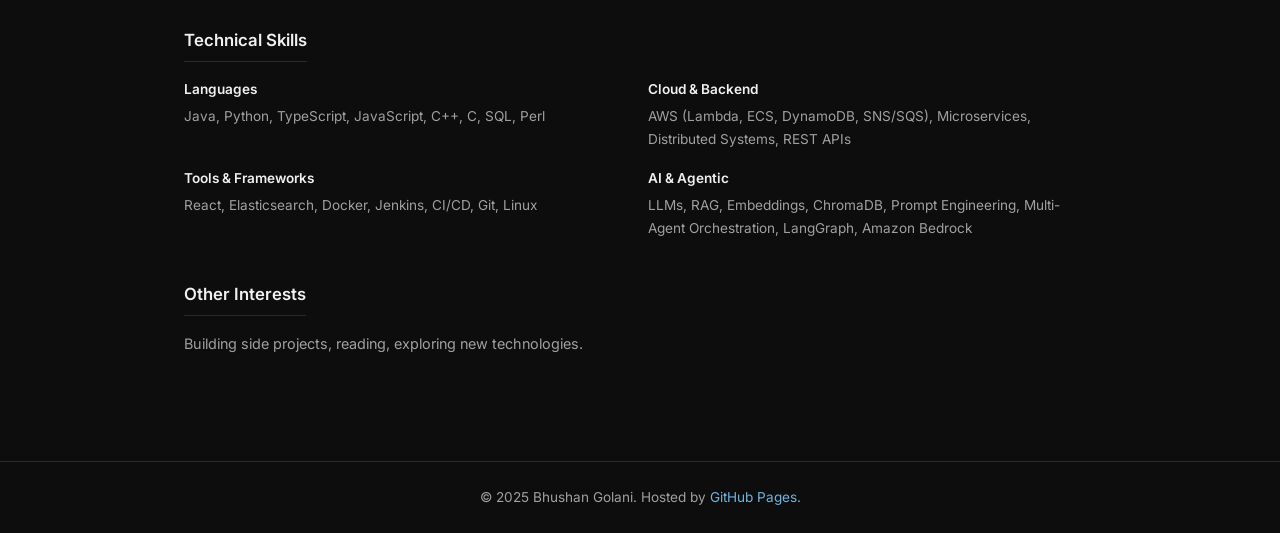
<file: cv.html>
<!DOCTYPE html>
<html lang="en">
<head>
  <meta charset="UTF-8">
  <meta name="viewport" content="width=device-width, initial-scale=1.0">
  <title>CV - 👋 Bhushan Golani</title>
  <link rel="preconnect" href="https://fonts.googleapis.com">
  <link rel="preconnect" href="https://fonts.gstatic.com" crossorigin>
  <link href="https://fonts.googleapis.com/css2?family=Inter:wght@300;400;500;600;700&display=swap" rel="stylesheet">
  <link rel="stylesheet" href="https://cdnjs.cloudflare.com/ajax/libs/font-awesome/6.5.1/css/all.min.css">
  <link rel="icon" href="/assets/favicon.svg?v=1" type="image/svg+xml">
  <link rel="stylesheet" href="style.css?v=2">
</head>
<body>
  <nav class="navbar">
    <div class="nav-container">
      <a href="index.html" class="nav-brand">Bhushan Golani</a>
      <button class="nav-toggle" aria-label="Toggle navigation">
        <span></span><span></span><span></span>
      </button>
      <ul class="nav-links">
        <li><a href="index.html">About</a></li>
        <li><a href="projects.html">Projects</a></li>
        <li><a href="publications.html">Publications</a></li>
        <li><a href="cv.html" class="active">CV</a></li>
      </ul>
    </div>
  </nav>

  <main class="container">
    <div class="page-header">
      <h1>CV</h1>
    </div>

    <div class="cv-section">
      <a href="assets/Bhushan_Golani_Resume.pdf" class="cv-download" target="_blank">
        <i class="fas fa-download"></i> Download Resume (PDF)
      </a>

      <!-- General Information -->
      <div class="cv-block">
        <h2>General Information</h2>
        <table class="cv-general-table">
          <tr><td><strong>Full Name</strong></td><td>Bhushan Raju Golani</td></tr>
          <tr><td><strong>Location</strong></td><td>Ann Arbor, MI, USA</td></tr>
          <tr><td><strong>Languages</strong></td><td>English, Hindi</td></tr>
        </table>
      </div>

      <!-- Education -->
      <div class="cv-block">
        <h2>Education</h2>
        <div class="cv-timeline">
          <div class="cv-timeline-item">
            <span class="cv-timeline-date">Aug 2025 &ndash; Dec 2026</span>
            <div class="cv-timeline-body">
              <h3>Master of Science in Data Science</h3>
              <p class="cv-timeline-place">University of Michigan, Ann Arbor, USA</p>
              <ul>
                <li>Relevant Coursework: Web Systems, Database Management Systems, Probability and Statistics, Natural Language Processing</li>
              </ul>
            </div>
          </div>
          <div class="cv-timeline-item">
            <span class="cv-timeline-date">Jun 2018 &ndash; May 2023</span>
            <div class="cv-timeline-body">
              <h3>B.Tech &amp; M.Tech in Mechanical Engineering (Minor in Computer Science)</h3>
              <p class="cv-timeline-place">Indian Institute of Technology (IIT), Kharagpur &middot; CGPA: 8.95/10</p>
              <ul>
                <li>Relevant Coursework: Algorithms, Operating System, Object Oriented Programming</li>
              </ul>
            </div>
          </div>
        </div>
      </div>

      <!-- Experience -->
      <div class="cv-block">
        <h2>Experience</h2>
        <div class="cv-timeline">
          <div class="cv-timeline-item">
            <span class="cv-timeline-date">May 2026 &ndash; Aug 2026</span>
            <div class="cv-timeline-body">
              <h3>Graduate Software Engineer Intern</h3>
              <p class="cv-timeline-place">Rivian Volkswagen Technologies &middot; Smart Vehicle Diagnostics &middot; Palo Alto, CA</p>
              <ul>
                <li>Built a Python generative UI pipeline turning LLM agent output into interactive apps, cutting triage time by ~50%.</li>
                <li>Integrated it over ACP with a LangGraph agent that retrieves diagnostic trouble codes (DTCs) and alerts per VIN.</li>
                <li>Generated JSONL UI specs from agent markdown via a second LLM (Claude Sonnet) in under 0.5s per segment.</li>
                <li>Shipped a genUI output mode on the Server-Sent Events (SSE) streaming API with zero breaking changes.</li>
              </ul>
            </div>
          </div>
          <div class="cv-timeline-item">
            <span class="cv-timeline-date">Jul 2023 &ndash; Jul 2025</span>
            <div class="cv-timeline-body">
              <h3>Software Engineer</h3>
              <p class="cv-timeline-place">Amazon &middot; Alexa Sensitive Content Intelligence Team &middot; Bangalore, India</p>
              <ul>
                <li>Architected highly scalable cloud services in Java (AWS Lambda, ECS, DynamoDB), 99.99% uptime, 50,000+ TPS via load balancing, caching and data optimization.</li>
                <li>Launched entry-point feedback ingestion service: accepts customer feedback, extracts 10+ fields, stores in DynamoDB, publishes to SNS for downstream consumption.</li>
                <li>Implemented downstream microservice via SQS/SNS; connected to dialog history fetcher via REST API to enrich feedback with 3-turn context, persisting to DynamoDB.</li>
                <li>Automated sentiment and policy-violation labeling via LLM classification (Claude Sonnet 3.5, Amazon Bedrock).</li>
                <li>Owned Risk Handler from high- and low-level design to production, mentoring an intern on implementation; scores risk from embeddings, frequency and LLM-derived severity in less than 2s.</li>
                <li>Indexed 4+ data stores into Elasticsearch via an ingestion pipeline; delivered React dashboard for data insights and feedback flow monitoring, used by 10+ leaders.</li>
                <li>Engineered and led design reviews for Alexa ReportABug, a RAG-based LLM triage tool routing 150K+ reports/month.</li>
                <li>Resolved 10+ Sev-2 production incidents across ~10 on-call rotations, restoring service availability.</li>
              </ul>
            </div>
          </div>
          <div class="cv-timeline-item">
            <span class="cv-timeline-date">May 2022 &ndash; Jul 2022</span>
            <div class="cv-timeline-body">
              <h3>Software Engineer Intern</h3>
              <p class="cv-timeline-place">Amazon &middot; In-Ads-Tech Team &middot; Bangalore, India</p>
              <ul>
                <li>Configured EventBridge to trigger remittance API every 4h; Lambda regex-filtered Deutsche Bank files (100% accuracy).</li>
                <li>Created microservice to extract 10+ tax and advertiser fields via internal authorized &amp; authenticated API calls.</li>
                <li>Deployed post-processing Lambda for remittance tracking at less than 1s latency and 99% uptime; received a pre-placement offer (PPO).</li>
              </ul>
            </div>
          </div>
        </div>
      </div>

      <!-- Projects -->
      <div class="cv-block">
        <h2>Projects</h2>
        <div class="cv-timeline">
          <div class="cv-timeline-item">
            <span class="cv-timeline-date">Aug 2025 &ndash; Present</span>
            <div class="cv-timeline-body">
              <h3>Multi-Agent Research Automation Platform</h3>
              <p class="cv-timeline-place">Agentic AI Researcher &middot; University of Michigan (Prof. Scott Pletcher) &middot; Ann Arbor, MI</p>
              <ul>
                <li>Spearheaded a multi-agent platform: a master agent plans each query and orchestrates 6 specialized teams.</li>
                <li>Developed a 22-capability Research team automating PubMed/web retrieval, deduplication, and relevance ranking.</li>
                <li>Constructed a 21-capability ChromaDB vector-database team for RAG: semantic/keyword search and clustering.</li>
              </ul>
            </div>
          </div>
          <div class="cv-timeline-item">
            <span class="cv-timeline-date">2025</span>
            <div class="cv-timeline-body">
              <h3>Child-Centered LLM Safety Evaluation &amp; Alignment</h3>
              <p class="cv-timeline-place">CSE 595 Course Project</p>
              <ul>
                <li>Designed an end-to-end LLM safety pipeline for children (ages 6&ndash;12) with a human-verified dataset based on the 4Cs framework.</li>
                <li>Benchmarked 10 open LLMs using GPT-5 as LLM-as-a-judge on safety, age-appropriateness, empathy, and boundary-setting.</li>
                <li>Trained a safety classifier and applied DPO with GPT-5 gold answers for child-centered alignment.</li>
              </ul>
            </div>
          </div>
          <div class="cv-timeline-item">
            <span class="cv-timeline-date">2025</span>
            <div class="cv-timeline-body">
              <h3>GPT-style Language Model &amp; Conversational SFT</h3>
              <p class="cv-timeline-place">EECS 595 (NLP)</p>
              <ul>
                <li>Implemented a GPT-style transformer in PyTorch from scratch with RoPE, SwiGLU, RMSNorm, and multi-head causal self-attention.</li>
                <li>Built a scalable pretraining pipeline on FineWeb-Edu and SFT framework for conversational agents with selective loss masking.</li>
              </ul>
            </div>
          </div>
          <div class="cv-timeline-item">
            <span class="cv-timeline-date">2022 &ndash; 2023</span>
            <div class="cv-timeline-body">
              <h3>e-Stethoscope: Cardiac Anomaly Detection</h3>
              <p class="cv-timeline-place">Master's Thesis &middot; IIT Kharagpur</p>
              <ul>
                <li>Architected a cardiac anomaly detection system using deep learning and audio from 5,000+ stethoscopes.</li>
                <li>Preprocessed audio with spectrograms and MFCCs; achieved 82.08% accuracy with CNNs for heart sound classification.</li>
              </ul>
            </div>
          </div>
        </div>
      </div>

      <!-- Honors and Awards / Publications -->
      <div class="cv-block">
        <h2>Honors and Awards</h2>
        <div class="cv-timeline">
          <div class="cv-timeline-item">
            <span class="cv-timeline-date">Jun 2023</span>
            <div class="cv-timeline-body">
              <h3>Publication &mdash; Journal of Chemical Physics</h3>
              <p class="cv-timeline-place">Special Collection: Machine Learning Hits Molecular Simulations</p>
              <ul>
                <li>Mapping fluid structuration to flow enhancement in nanofluidic channels &mdash; physics-informed neural network models for flow enhancement prediction.</li>
              </ul>
            </div>
          </div>
          <div class="cv-timeline-item">
            <span class="cv-timeline-date">Jul 2021</span>
            <div class="cv-timeline-body">
              <h3>Publication &mdash; IJERT</h3>
              <p class="cv-timeline-place">International Journal of Engineering Research and Technology</p>
              <ul>
                <li>Prediction of Cloud Server Job Failures using ML-based KNN and LSTM &mdash; 94% accuracy for cloud job failure prediction.</li>
              </ul>
            </div>
          </div>
        </div>
      </div>

      <!-- Research Interests -->
      <div class="cv-block">
        <h2>Research Interests</h2>
        <p class="cv-interests">Natural Language Processing, Large Language Models, Machine Learning, RAG Systems, Multimodal AI.</p>
      </div>

      <!-- Technical Skills -->
      <div class="cv-block">
        <h2>Technical Skills</h2>
        <div class="skills-grid">
          <div class="skill-category">
            <h4>Languages</h4>
            <p>Java, Python, TypeScript, JavaScript, C++, C, SQL, Perl</p>
          </div>
          <div class="skill-category">
            <h4>Cloud &amp; Backend</h4>
            <p>AWS (Lambda, ECS, DynamoDB, SNS/SQS), Microservices, Distributed Systems, REST APIs</p>
          </div>
          <div class="skill-category">
            <h4>Tools &amp; Frameworks</h4>
            <p>React, Elasticsearch, Docker, Jenkins, CI/CD, Git, Linux</p>
          </div>
          <div class="skill-category">
            <h4>AI &amp; Agentic</h4>
            <p>LLMs, RAG, Embeddings, ChromaDB, Prompt Engineering, Multi-Agent Orchestration, LangGraph, Amazon Bedrock</p>
          </div>
        </div>
      </div>

      <!-- Other Interests -->
      <div class="cv-block">
        <h2>Other Interests</h2>
        <p class="cv-interests">Building side projects, reading, exploring new technologies.</p>
      </div>
    </div>
  </main>

  <footer>
    <div class="container">
      <p>&copy; 2025 Bhushan Golani. Hosted by <a href="https://pages.github.com/" target="_blank">GitHub Pages</a>.</p>
    </div>
  </footer>

  <script>
    document.querySelector('.nav-toggle').addEventListener('click', function() {
      document.querySelector('.nav-links').classList.toggle('active');
      this.classList.toggle('active');
    });
  </script>
</body>
</html>
</file>
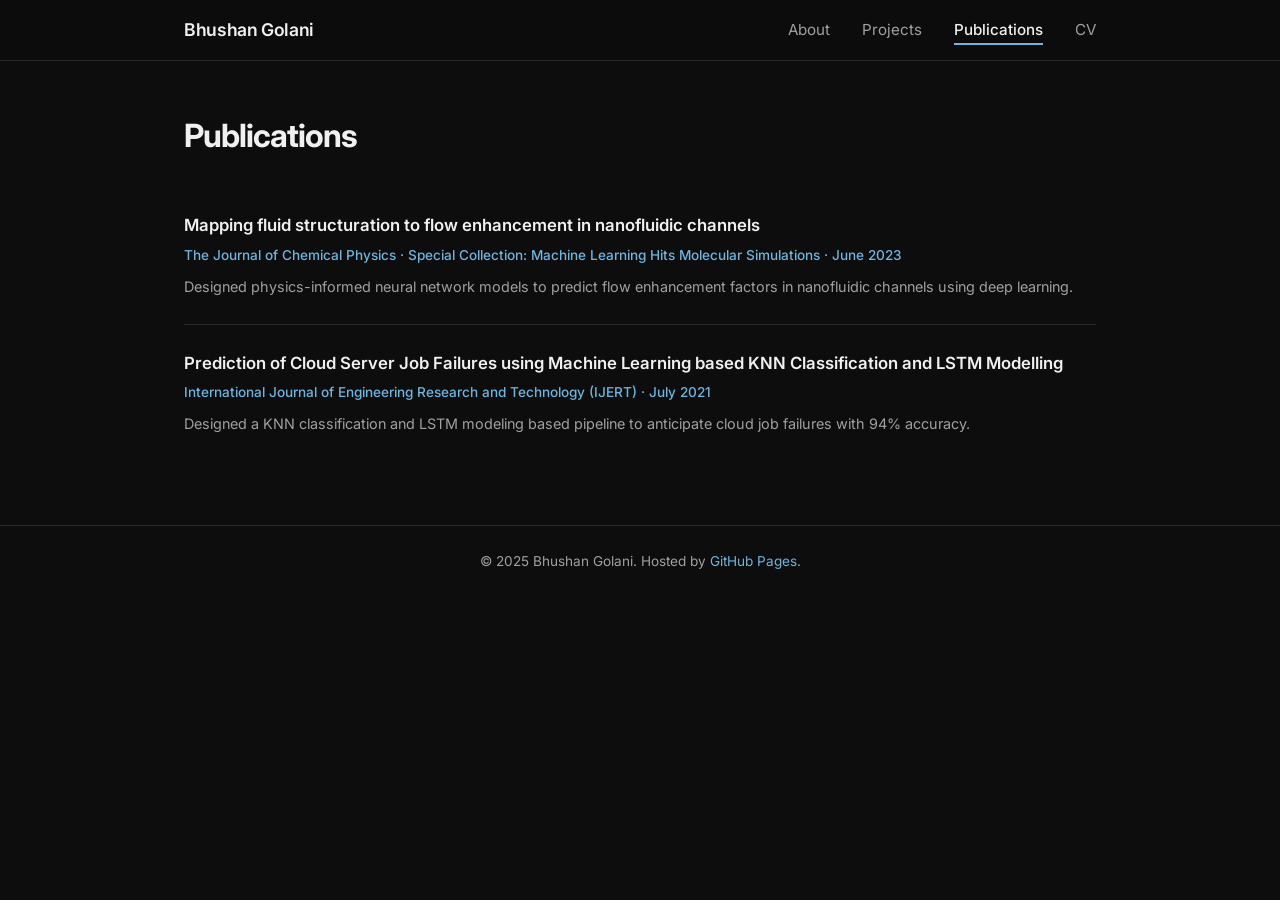
<file: publications.html>
<!DOCTYPE html>
<html lang="en">
<head>
  <meta charset="UTF-8">
  <meta name="viewport" content="width=device-width, initial-scale=1.0">
  <title>Publications - 👋 Bhushan Golani</title>
  <link rel="preconnect" href="https://fonts.googleapis.com">
  <link rel="preconnect" href="https://fonts.gstatic.com" crossorigin>
  <link href="https://fonts.googleapis.com/css2?family=Inter:wght@300;400;500;600;700&display=swap" rel="stylesheet">
  <link rel="stylesheet" href="https://cdnjs.cloudflare.com/ajax/libs/font-awesome/6.5.1/css/all.min.css">
  <link rel="icon" href="/assets/favicon.svg?v=1" type="image/svg+xml">
  <link rel="stylesheet" href="style.css?v=2">
</head>
<body>
  <nav class="navbar">
    <div class="nav-container">
      <a href="index.html" class="nav-brand">Bhushan Golani</a>
      <button class="nav-toggle" aria-label="Toggle navigation">
        <span></span><span></span><span></span>
      </button>
      <ul class="nav-links">
        <li><a href="index.html">About</a></li>
        <li><a href="projects.html">Projects</a></li>
        <li><a href="publications.html" class="active">Publications</a></li>
        <li><a href="cv.html">CV</a></li>
      </ul>
    </div>
  </nav>

  <main class="container">
    <div class="page-header">
      <h1>Publications</h1>
    </div>

    <div class="publications-list">
      <div class="pub-item">
        <div class="pub-title"><a href="https://pubs.aip.org/aip/jcp/article-abstract/158/21/214701/2893729/Mapping-fluid-structuration-to-flow-enhancement-in?redirectedFrom=fulltext" target="_blank" rel="noopener">Mapping fluid structuration to flow enhancement in nanofluidic channels</a></div>
        <div class="pub-venue">The Journal of Chemical Physics &middot; Special Collection: Machine Learning Hits Molecular Simulations &middot; June 2023</div>
        <p class="pub-desc">Designed physics-informed neural network models to predict flow enhancement factors in nanofluidic channels using deep learning.</p>
      </div>

      <div class="pub-item">
        <div class="pub-title"><a href="https://www.ijert.org/research/prediction-of-cloud-server-job-failures-using-machine-learning-based-knn-classification-and-lstm-modelling-methods-IJERTV10IS050450.pdf" target="_blank" rel="noopener">Prediction of Cloud Server Job Failures using Machine Learning based KNN Classification and LSTM Modelling</a></div>
        <div class="pub-venue">International Journal of Engineering Research and Technology (IJERT) &middot; July 2021</div>
        <p class="pub-desc">Designed a KNN classification and LSTM modeling based pipeline to anticipate cloud job failures with 94% accuracy.</p>
      </div>
    </div>
  </main>

  <footer>
    <div class="container">
      <p>&copy; 2025 Bhushan Golani. Hosted by <a href="https://pages.github.com/" target="_blank">GitHub Pages</a>.</p>
    </div>
  </footer>

  <script>
    document.querySelector('.nav-toggle').addEventListener('click', function() {
      document.querySelector('.nav-links').classList.toggle('active');
      this.classList.toggle('active');
    });
  </script>
</body>
</html>
</file>
<file: style.css>
:root {
  --primary: #f0f0f0;
  --accent: #6eb5e0;
  --accent-dark: #5a9fc9;
  --text: #e0e0e0;
  --text-light: #a0a0a0;
  --bg: #0d0d0d;
  --bg-alt: #1a1a1a;
  --border: #2a2a2a;
  --shadow: 0 2px 12px rgba(0,0,0,0.4);
  --radius: 8px;
  --max-width: 960px;
  --transition: 0.2s ease;
}

*, *::before, *::after {
  box-sizing: border-box;
  margin: 0;
  padding: 0;
}

html {
  scroll-behavior: smooth;
}

body {
  font-family: 'Inter', -apple-system, BlinkMacSystemFont, 'Segoe UI', sans-serif;
  color: var(--text);
  background: var(--bg);
  line-height: 1.7;
  font-size: 16px;
}

a {
  color: var(--accent);
  text-decoration: none;
  transition: color var(--transition);
}

a:hover {
  color: var(--accent-dark);
}

.container {
  max-width: var(--max-width);
  margin: 0 auto;
  padding: 0 24px;
}

/* ── Navbar ── */
.navbar {
  background: var(--bg);
  border-bottom: 1px solid var(--border);
  position: sticky;
  top: 0;
  z-index: 100;
  backdrop-filter: blur(10px);
  background: rgba(13,13,13,0.98);
}

.nav-container {
  max-width: var(--max-width);
  margin: 0 auto;
  padding: 0 24px;
  display: flex;
  justify-content: space-between;
  align-items: center;
  height: 60px;
}

.nav-brand {
  font-weight: 600;
  font-size: 1.1rem;
  color: var(--primary);
  letter-spacing: -0.02em;
}

.nav-brand:hover {
  color: var(--accent);
}

.nav-links {
  list-style: none;
  display: flex;
  gap: 32px;
}

.nav-links a {
  color: var(--text-light);
  font-size: 0.95rem;
  font-weight: 400;
  padding: 4px 0;
  position: relative;
}

.nav-links a::after {
  content: '';
  position: absolute;
  bottom: -2px;
  left: 0;
  width: 0;
  height: 2px;
  background: var(--accent);
  transition: width var(--transition);
}

.nav-links a:hover::after,
.nav-links a.active::after {
  width: 100%;
}

.nav-links a.active {
  color: var(--primary);
  font-weight: 500;
}

.nav-toggle {
  display: none;
  background: none;
  border: none;
  cursor: pointer;
  flex-direction: column;
  gap: 5px;
  padding: 4px;
}

.nav-toggle span {
  display: block;
  width: 24px;
  height: 2px;
  background: var(--text);
  transition: all var(--transition);
}

.nav-brand .nav-emoji {
  margin-right: 6px;
}

/* ── Hero ── */
.hero {
  padding: 64px 0 48px;
}

.hero-content {
  display: flex;
  gap: 48px;
  align-items: flex-start;
}

.hero-text {
  flex: 1;
}

.hero-text h1 {
  font-size: 2rem;
  font-weight: 700;
  color: var(--primary);
  margin-bottom: 8px;
  letter-spacing: -0.03em;
}

.tagline {
  color: var(--text-light);
  font-size: 1rem;
  margin-bottom: 24px;
  font-weight: 400;
}

.hero-about p {
  margin-bottom: 16px;
  color: var(--text);
  font-size: 0.95rem;
}

.hero-about strong {
  font-weight: 600;
}

.social-links {
  display: flex;
  gap: 16px;
  margin-top: 24px;
}

.social-links a {
  display: flex;
  align-items: center;
  justify-content: center;
  width: 40px;
  height: 40px;
  border-radius: 50%;
  background: var(--bg-alt);
  color: var(--text-light);
  font-size: 1.1rem;
  transition: all var(--transition);
}

.social-links a:hover {
  background: var(--accent);
  color: #0d0d0d;
  transform: translateY(-2px);
  box-shadow: 0 4px 12px rgba(110,181,224,0.3);
}

.hero-image {
  flex-shrink: 0;
}

.profile-placeholder {
  width: 220px;
  height: 260px;
  border-radius: var(--radius);
  background: var(--bg-alt);
  border: 2px dashed var(--border);
  display: flex;
  flex-direction: column;
  align-items: center;
  justify-content: center;
  color: var(--text-light);
  gap: 8px;
}

.profile-placeholder i {
  font-size: 3rem;
  opacity: 0.3;
}

.profile-placeholder span {
  font-size: 0.8rem;
  text-align: center;
  opacity: 0.5;
}

.profile-img {
  width: 220px;
  height: 260px;
  object-fit: cover;
  border-radius: var(--radius);
  box-shadow: var(--shadow);
}

/* ── News ── */
.news-section {
  padding: 48px 0;
  border-top: 1px solid var(--border);
}

.news-section h2 {
  font-size: 1.5rem;
  font-weight: 600;
  color: var(--primary);
  margin-bottom: 24px;
  letter-spacing: -0.02em;
}

.news-list {
  display: flex;
  flex-direction: column;
  gap: 16px;
}

.news-item {
  display: flex;
  gap: 24px;
  align-items: baseline;
  padding: 12px 0;
  border-bottom: 1px solid var(--border);
}

.news-item:last-child {
  border-bottom: none;
}

.news-date {
  flex-shrink: 0;
  width: 100px;
  font-size: 0.85rem;
  font-weight: 500;
  color: var(--accent);
}

.news-text {
  font-size: 0.95rem;
  color: var(--text);
}

/* ── Projects Page ── */
.page-header {
  padding: 48px 0 24px;
}

.page-header h1 {
  font-size: 2rem;
  font-weight: 700;
  color: var(--primary);
  letter-spacing: -0.03em;
}

.page-header p {
  color: var(--text-light);
  margin-top: 8px;
}

/* Project detail page */
.project-page-content {
  padding-bottom: 64px;
  max-width: 720px;
}

.project-page-content p {
  font-size: 0.95rem;
  color: var(--text);
  margin-bottom: 16px;
  line-height: 1.7;
}

.project-page-content h2 {
  font-size: 1.15rem;
  font-weight: 600;
  color: var(--primary);
  margin-top: 28px;
  margin-bottom: 12px;
}

.project-page-content .project-links {
  margin-top: 28px;
}

.project-page-content .project-figure {
  margin: 20px 0 24px 0;
  max-width: 520px;
  padding-left: 0;
}

.project-page-content .project-figure img {
  width: 100%;
  max-height: 320px;
  height: auto;
  object-fit: contain;
  object-position: top left;
  border-radius: var(--radius);
  border: 1px solid var(--border);
  display: block;
  background: var(--bg-alt);
}

.project-page-content .project-figure figcaption {
  font-size: 0.85rem;
  color: var(--text-light);
  margin-top: 8px;
  font-style: italic;
}

/* Project category sections (Vivek-style) */
.project-category {
  font-size: 1.35rem;
  font-weight: 600;
  color: var(--primary);
  letter-spacing: -0.02em;
  margin-top: 40px;
  margin-bottom: 20px;
  padding-bottom: 8px;
  border-bottom: 2px solid var(--accent);
  display: inline-block;
}

.project-category:first-of-type {
  margin-top: 0;
}

.projects-grid {
  display: grid;
  grid-template-columns: repeat(auto-fill, minmax(340px, 1fr));
  gap: 24px;
  padding-bottom: 32px;
}

.projects-grid:last-of-type {
  padding-bottom: 64px;
}

.project-card {
  background: var(--bg-alt);
  border: 1px solid var(--border);
  border-radius: var(--radius);
  padding: 0;
  transition: all var(--transition);
  display: flex;
  flex-direction: column;
  overflow: hidden;
}

.project-thumbnail {
  width: 100%;
  height: 160px;
  display: flex;
  align-items: center;
  justify-content: center;
  font-size: 3rem;
  color: rgba(255,255,255,0.9);
  flex-shrink: 0;
  overflow: hidden;
  position: relative;
}

.project-thumbnail img {
  width: 100%;
  height: 100%;
  object-fit: cover;
  display: block;
}

.project-thumbnail.agentic { background: linear-gradient(135deg, #4a5568 0%, #2d3748 100%); }
.project-thumbnail.software { background: linear-gradient(135deg, #2b6cb0 0%, #1a365d 100%); }
.project-thumbnail.nlp { background: linear-gradient(135deg, #805ad5 0%, #553c9a 100%); }
.project-thumbnail.ml { background: linear-gradient(135deg, #d69e2e 0%, #744210 100%); }

.project-card .project-card-body {
  padding: 24px;
  display: flex;
  flex-direction: column;
  flex: 1;
}

.project-card:hover {
  box-shadow: var(--shadow);
  transform: translateY(-2px);
  border-color: var(--accent);
}

.project-card h3 {
  font-size: 1.1rem;
  font-weight: 600;
  margin-bottom: 10px;
  line-height: 1.35;
}

.project-card h3 a {
  color: var(--primary);
}

.project-card h3 a:hover {
  color: var(--accent);
}

.project-links a:not(.btn-github) {
  color: var(--accent);
  font-size: 0.9rem;
}

.project-card .project-course {
  font-size: 0.75rem;
  color: var(--accent);
  font-weight: 500;
  margin-bottom: 10px;
  text-transform: uppercase;
  letter-spacing: 0.04em;
}

.project-card p {
  font-size: 0.875rem;
  color: var(--text-light);
  margin-bottom: 14px;
  flex: 1;
  line-height: 1.55;
}

.project-tags {
  display: flex;
  flex-wrap: wrap;
  gap: 6px;
  margin-bottom: 16px;
}

.project-tags span {
  display: inline-block;
  padding: 4px 10px;
  background: var(--bg-alt);
  color: var(--text-light);
  font-size: 0.75rem;
  border-radius: 20px;
  font-weight: 500;
}

.project-card .project-tags span {
  background: var(--border);
  color: var(--text-light);
}

.project-links {
  display: flex;
  gap: 12px;
  margin-top: auto;
}

.project-links a {
  display: inline-flex;
  align-items: center;
  gap: 6px;
  padding: 8px 16px;
  border-radius: 6px;
  font-size: 0.85rem;
  font-weight: 500;
  transition: all var(--transition);
}

.btn-github {
  background: var(--primary);
  color: #0d0d0d;
}

.btn-github:hover {
  background: var(--accent);
  color: #0d0d0d;
}

/* ── Publications ── */
.publications-list {
  padding-bottom: 64px;
}

.pub-item {
  padding: 24px 0;
  border-bottom: 1px solid var(--border);
}

.pub-item:last-child {
  border-bottom: none;
}

.pub-title {
  font-size: 1.05rem;
  font-weight: 600;
  margin-bottom: 4px;
}

.pub-title a {
  color: var(--primary);
}

.pub-title a:hover {
  color: var(--accent);
}

.pub-venue {
  font-size: 0.85rem;
  color: var(--accent);
  font-weight: 500;
  margin-bottom: 8px;
}

.pub-desc {
  font-size: 0.9rem;
  color: var(--text-light);
}

/* ── CV Page ── */
.cv-section {
  padding-bottom: 64px;
}

.cv-download {
  display: inline-flex;
  align-items: center;
  gap: 8px;
  padding: 12px 24px;
  background: var(--accent);
  color: #fff;
  border-radius: 6px;
  font-weight: 500;
  margin-bottom: 40px;
  transition: all var(--transition);
}

.cv-download:hover {
  background: var(--accent-dark);
  color: #0d0d0d;
  transform: translateY(-1px);
  box-shadow: 0 4px 12px rgba(110,181,224,0.3);
}

.cv-block {
  margin-bottom: 40px;
}

.cv-block h2 {
  font-size: 1.05rem;
  font-weight: 600;
  color: var(--primary);
  margin-bottom: 16px;
  padding-bottom: 6px;
  border-bottom: 1px solid var(--border);
  display: inline-block;
}

.cv-entry {
  margin-bottom: 24px;
  padding-left: 16px;
  border-left: 3px solid var(--bg-alt);
}

.cv-entry:hover {
  border-left-color: var(--accent);
}

.cv-entry h3 {
  font-size: 1rem;
  font-weight: 600;
  color: var(--primary);
}

.cv-entry .cv-subtitle {
  font-size: 0.9rem;
  color: var(--text-light);
  margin-bottom: 4px;
}

.cv-entry .cv-date {
  font-size: 0.8rem;
  color: var(--accent);
  font-weight: 500;
}

.cv-entry ul {
  margin-top: 8px;
  padding-left: 18px;
}

.cv-entry li {
  font-size: 0.9rem;
  color: var(--text-light);
  margin-bottom: 4px;
}

/* CV — General Information table */
.cv-general-table {
  width: 100%;
  max-width: 520px;
  border-collapse: collapse;
  font-size: 0.9rem;
}

.cv-general-table tr {
  border-bottom: 1px solid var(--border);
}

.cv-general-table tr:last-child {
  border-bottom: none;
}

.cv-general-table td {
  padding: 10px 16px 10px 0;
  vertical-align: top;
  color: var(--text);
}

.cv-general-table td:first-child {
  width: 160px;
  color: var(--text-light);
  font-weight: 500;
}

.cv-general-table strong {
  color: var(--primary);
  font-weight: 600;
}

/* CV — Timeline layout */
.cv-timeline {
  display: flex;
  flex-direction: column;
  gap: 0;
}

.cv-timeline-item {
  display: grid;
  grid-template-columns: 140px 1fr;
  gap: 24px;
  padding: 18px 0;
  border-bottom: 1px solid var(--border);
}

.cv-timeline-item:last-child {
  border-bottom: none;
}

.cv-timeline-date {
  font-size: 0.85rem;
  font-weight: 500;
  color: var(--accent);
  flex-shrink: 0;
}

.cv-timeline-body h3 {
  font-size: 0.95rem;
  font-weight: 600;
  color: var(--primary);
  margin-bottom: 2px;
}

.cv-timeline-place {
  font-size: 0.85rem;
  color: var(--text-light);
  margin-bottom: 8px;
}

.cv-timeline-body ul {
  margin: 0;
  padding-left: 18px;
}

.cv-timeline-body li {
  font-size: 0.875rem;
  color: var(--text-light);
  margin-bottom: 4px;
  line-height: 1.5;
}

.cv-interests {
  font-size: 0.9rem;
  color: var(--text-light);
  margin: 0;
}

@media (max-width: 600px) {
  .cv-timeline-item {
    grid-template-columns: 1fr;
    gap: 4px;
  }

  .cv-timeline-date {
    margin-bottom: 4px;
  }
}

.skills-grid {
  display: grid;
  grid-template-columns: repeat(auto-fill, minmax(300px, 1fr));
  gap: 16px;
}

.skill-category h4 {
  font-size: 0.85rem;
  font-weight: 600;
  color: var(--primary);
  margin-bottom: 4px;
}

.skill-category p {
  font-size: 0.85rem;
  color: var(--text-light);
}

/* ── Footer ── */
footer {
  border-top: 1px solid var(--border);
  padding: 24px 0;
  text-align: center;
}

footer p {
  font-size: 0.85rem;
  color: var(--text-light);
}

/* ── Responsive ── */
@media (max-width: 768px) {
  .nav-toggle {
    display: flex;
  }

  .nav-links {
    display: none;
    position: absolute;
    top: 60px;
    left: 0;
    right: 0;
    background: rgba(13,13,13,0.98);
    border-bottom: 1px solid var(--border);
    flex-direction: column;
    padding: 16px 24px;
    gap: 12px;
  }

  .nav-links.active {
    display: flex;
  }

  .hero-content {
    flex-direction: column-reverse;
    gap: 32px;
  }

  .hero-image {
    align-self: center;
  }

  .hero-text h1 {
    font-size: 1.6rem;
  }

  .news-item {
    flex-direction: column;
    gap: 4px;
  }

  .news-date {
    width: auto;
  }

  .projects-grid {
    grid-template-columns: 1fr;
  }
}
</file>
